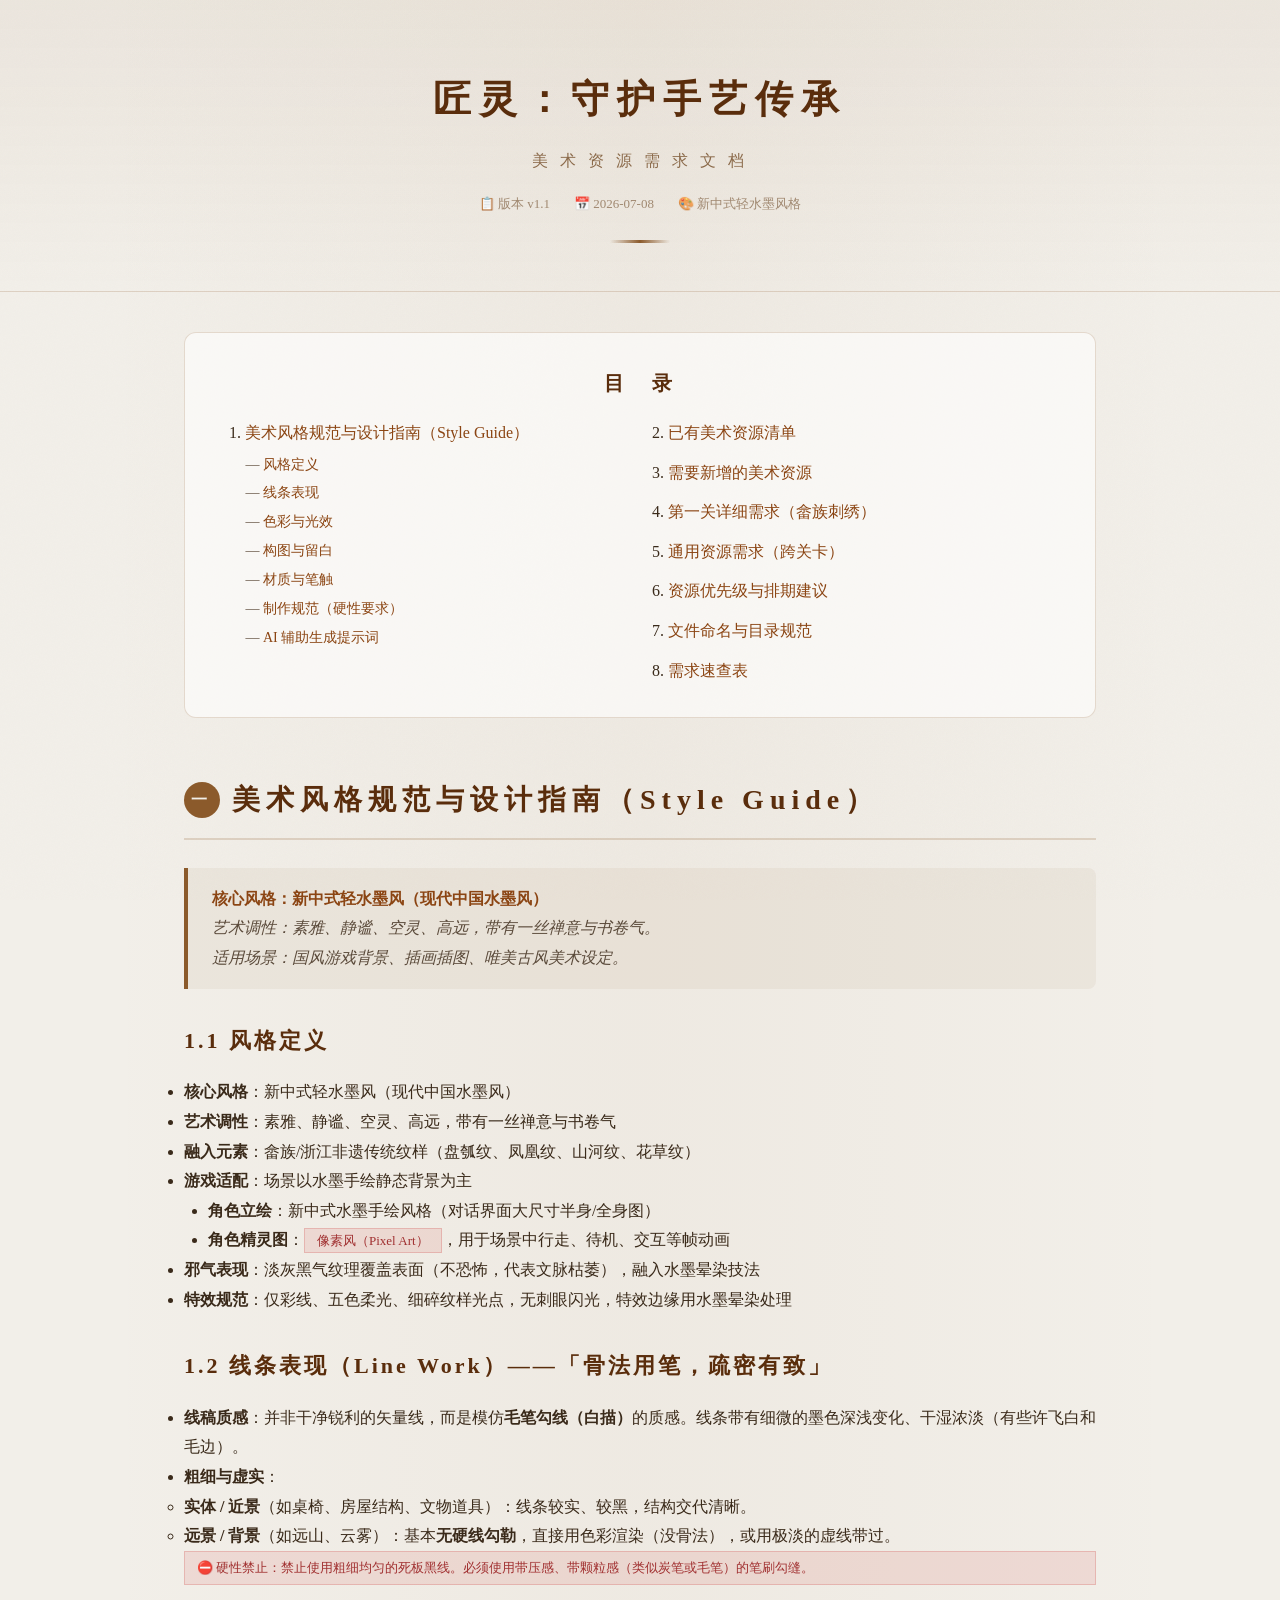
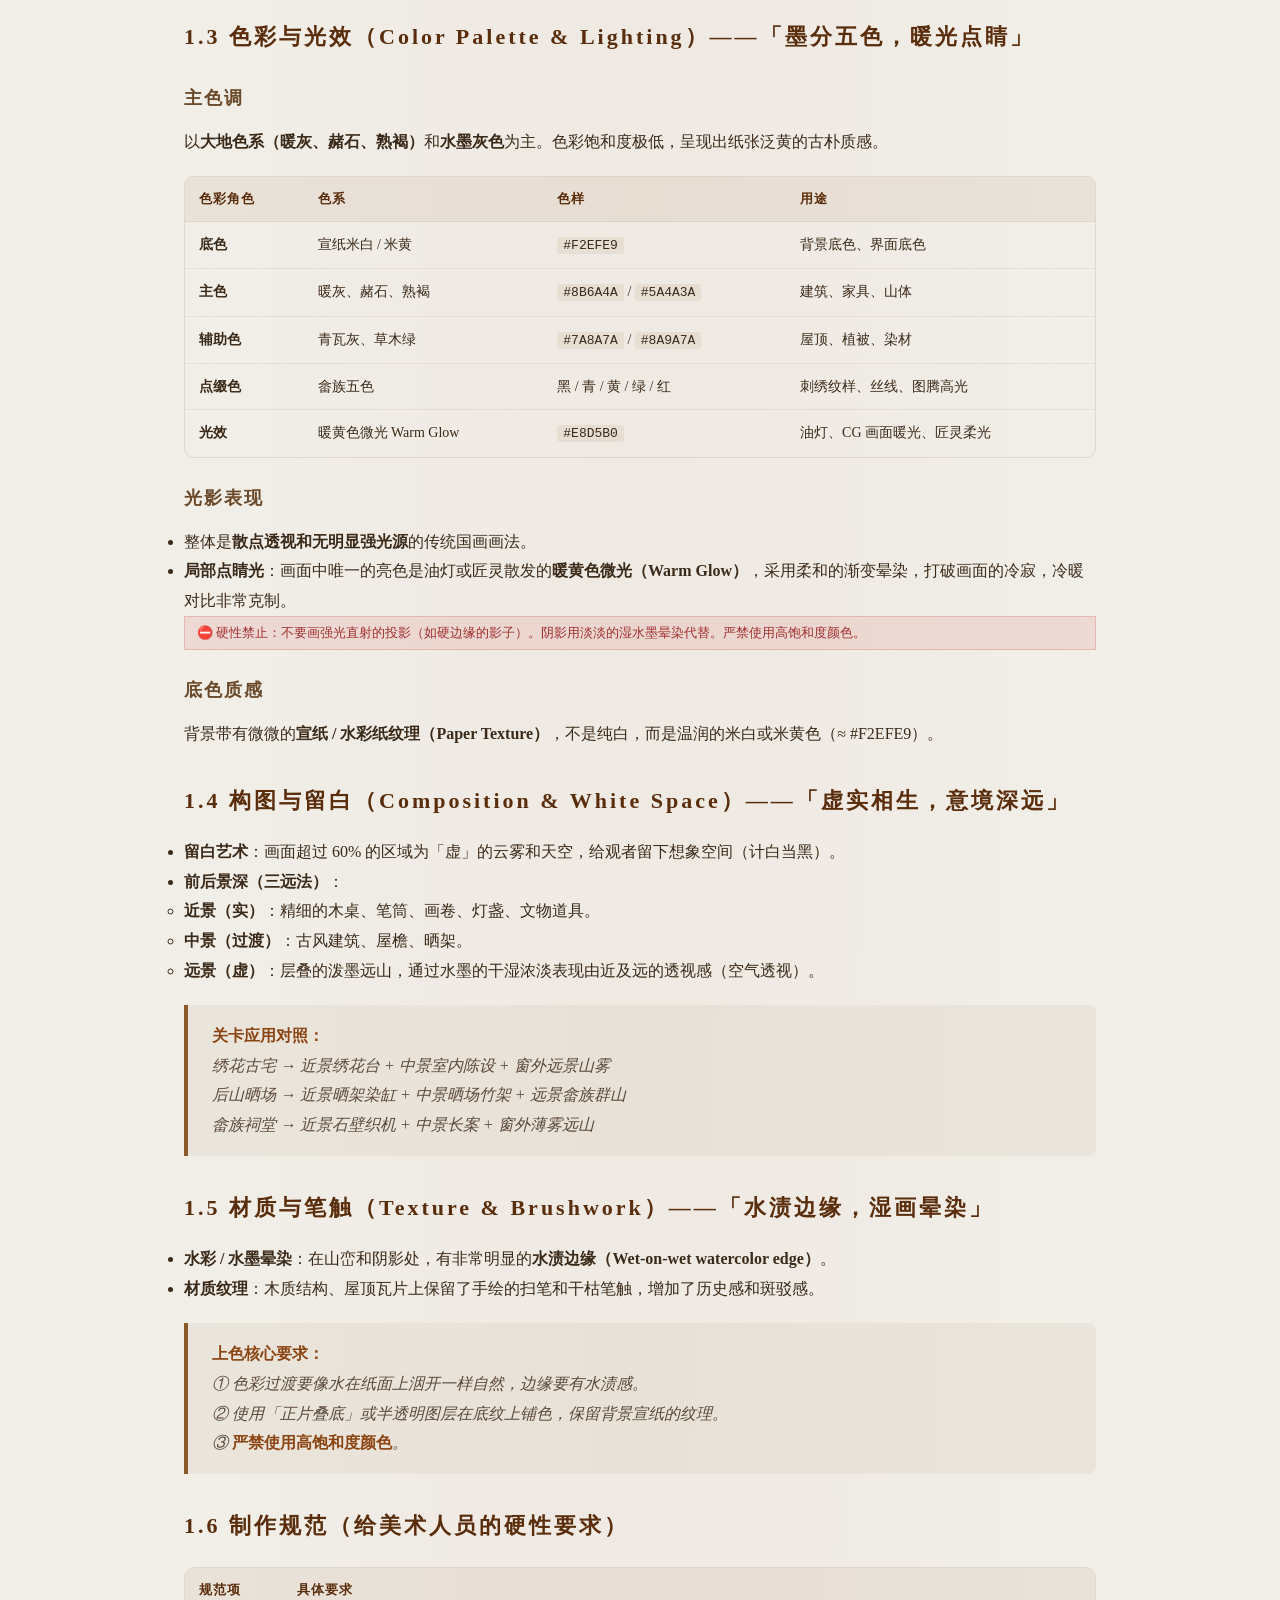
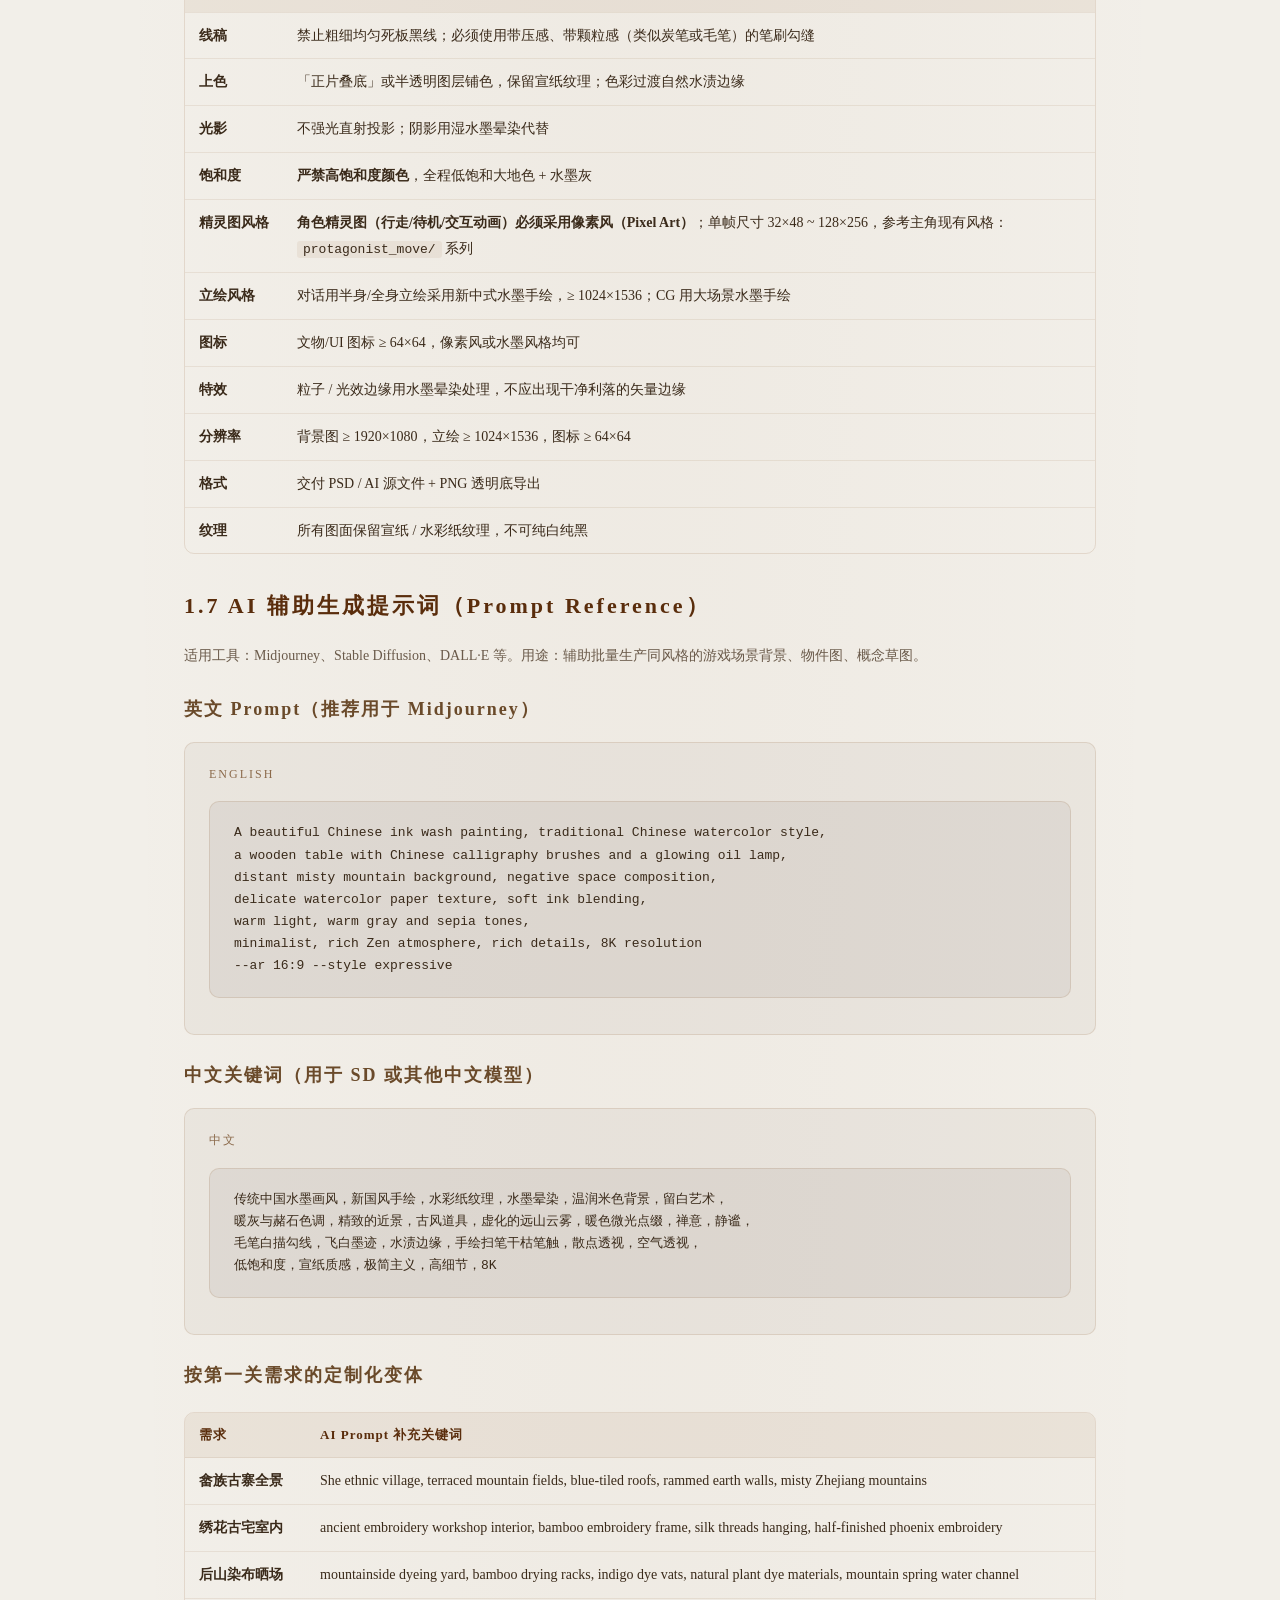
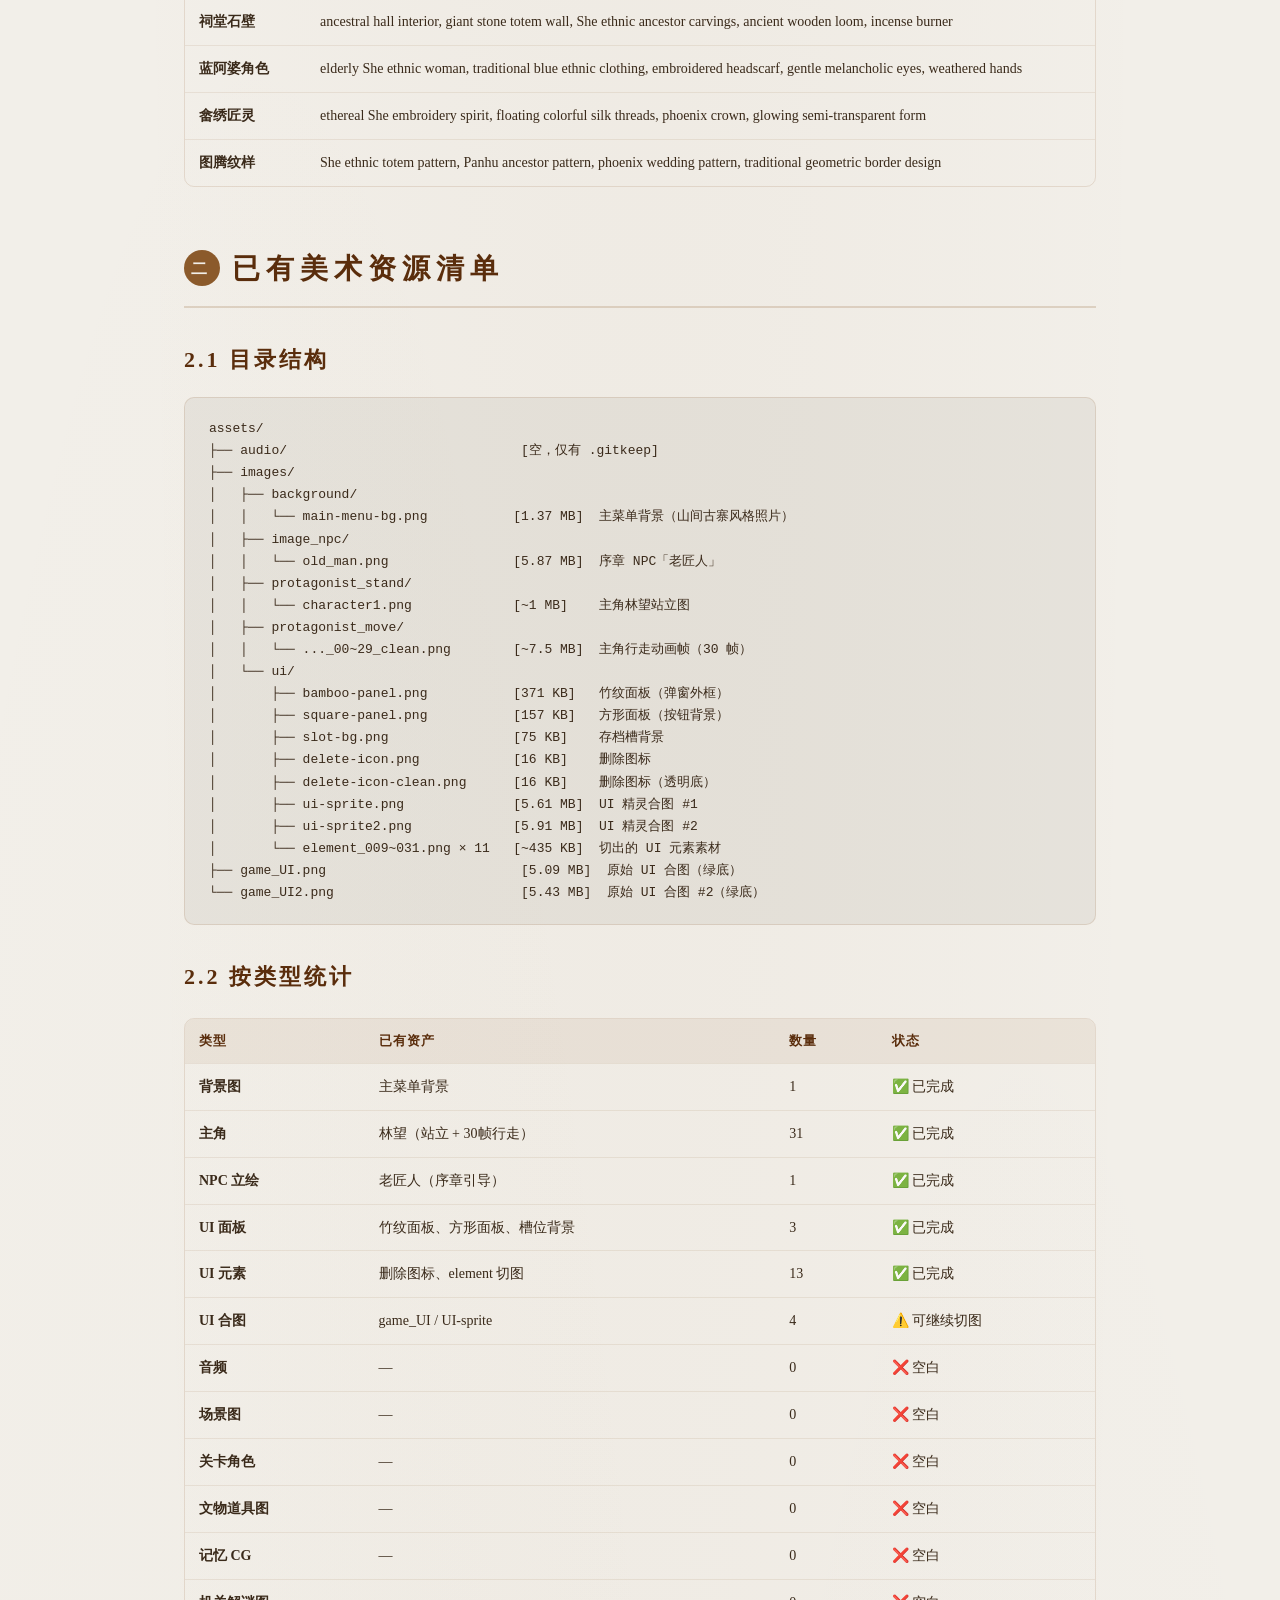
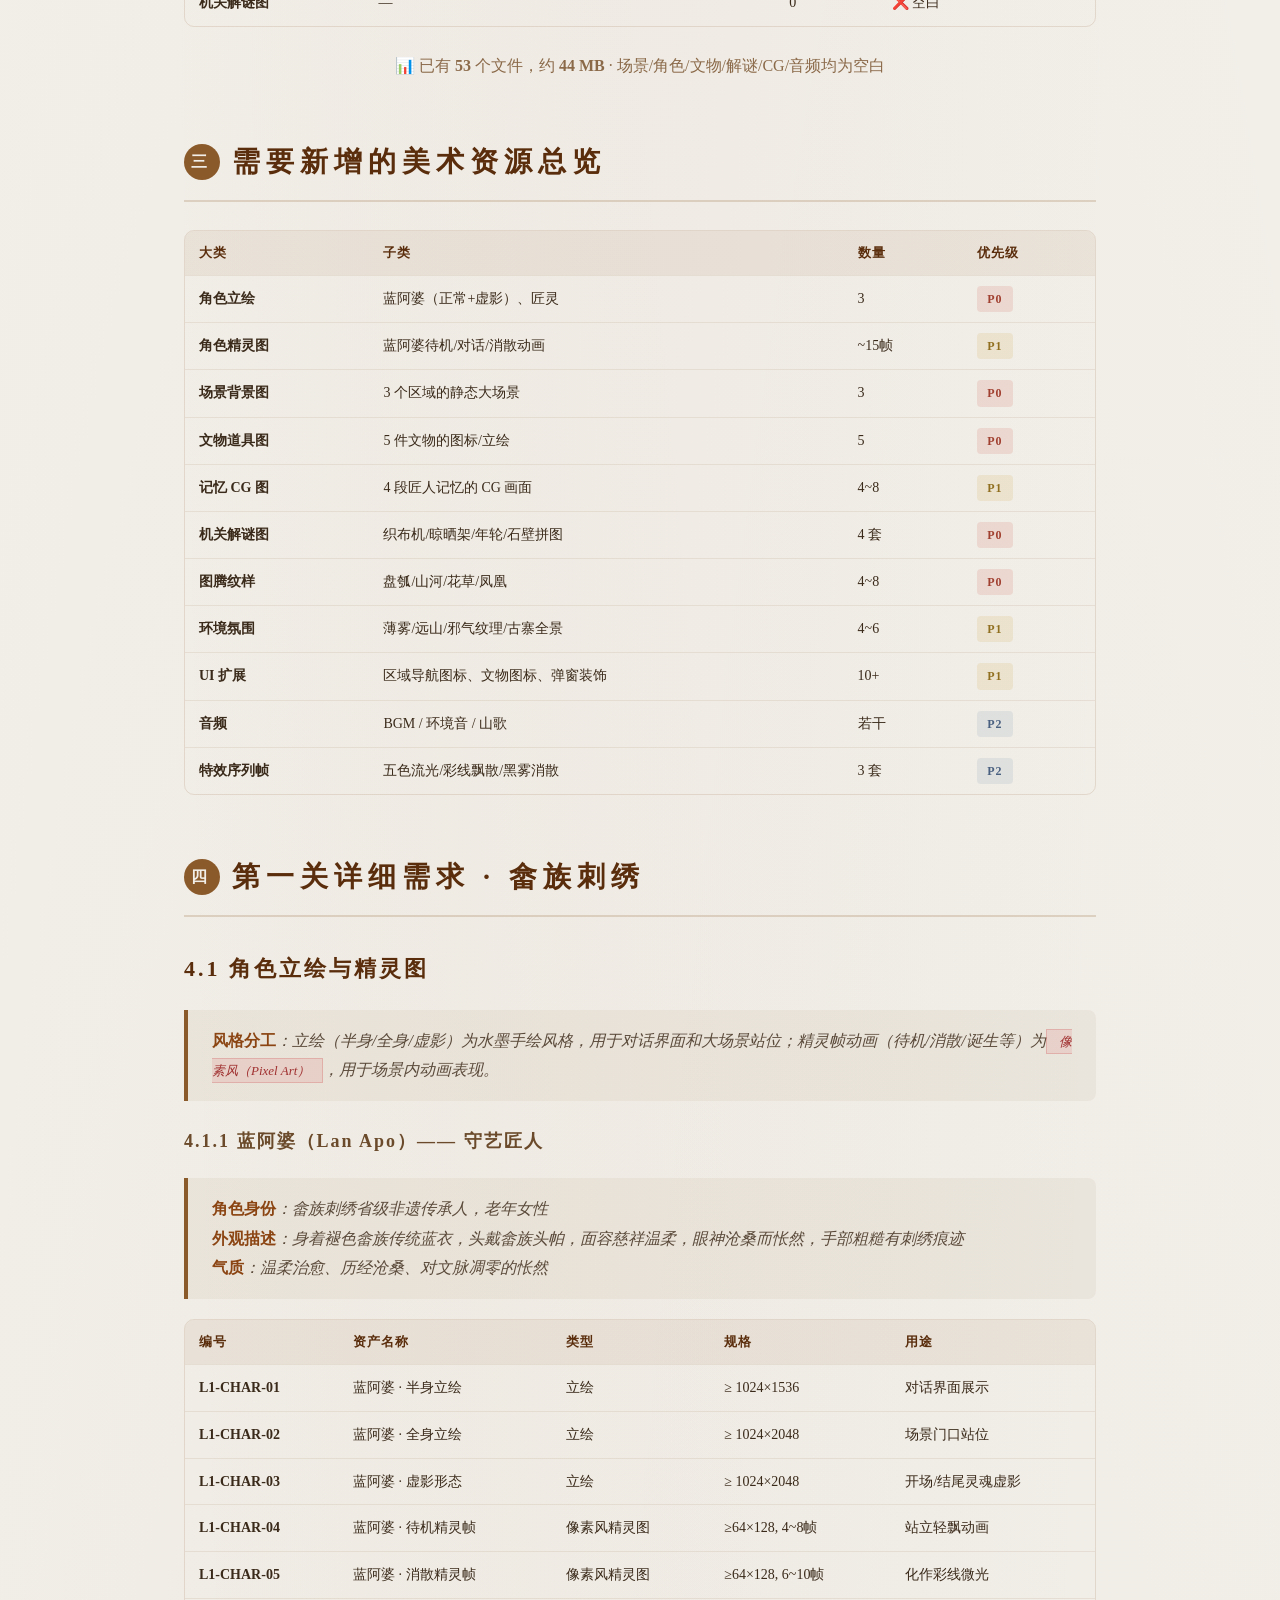
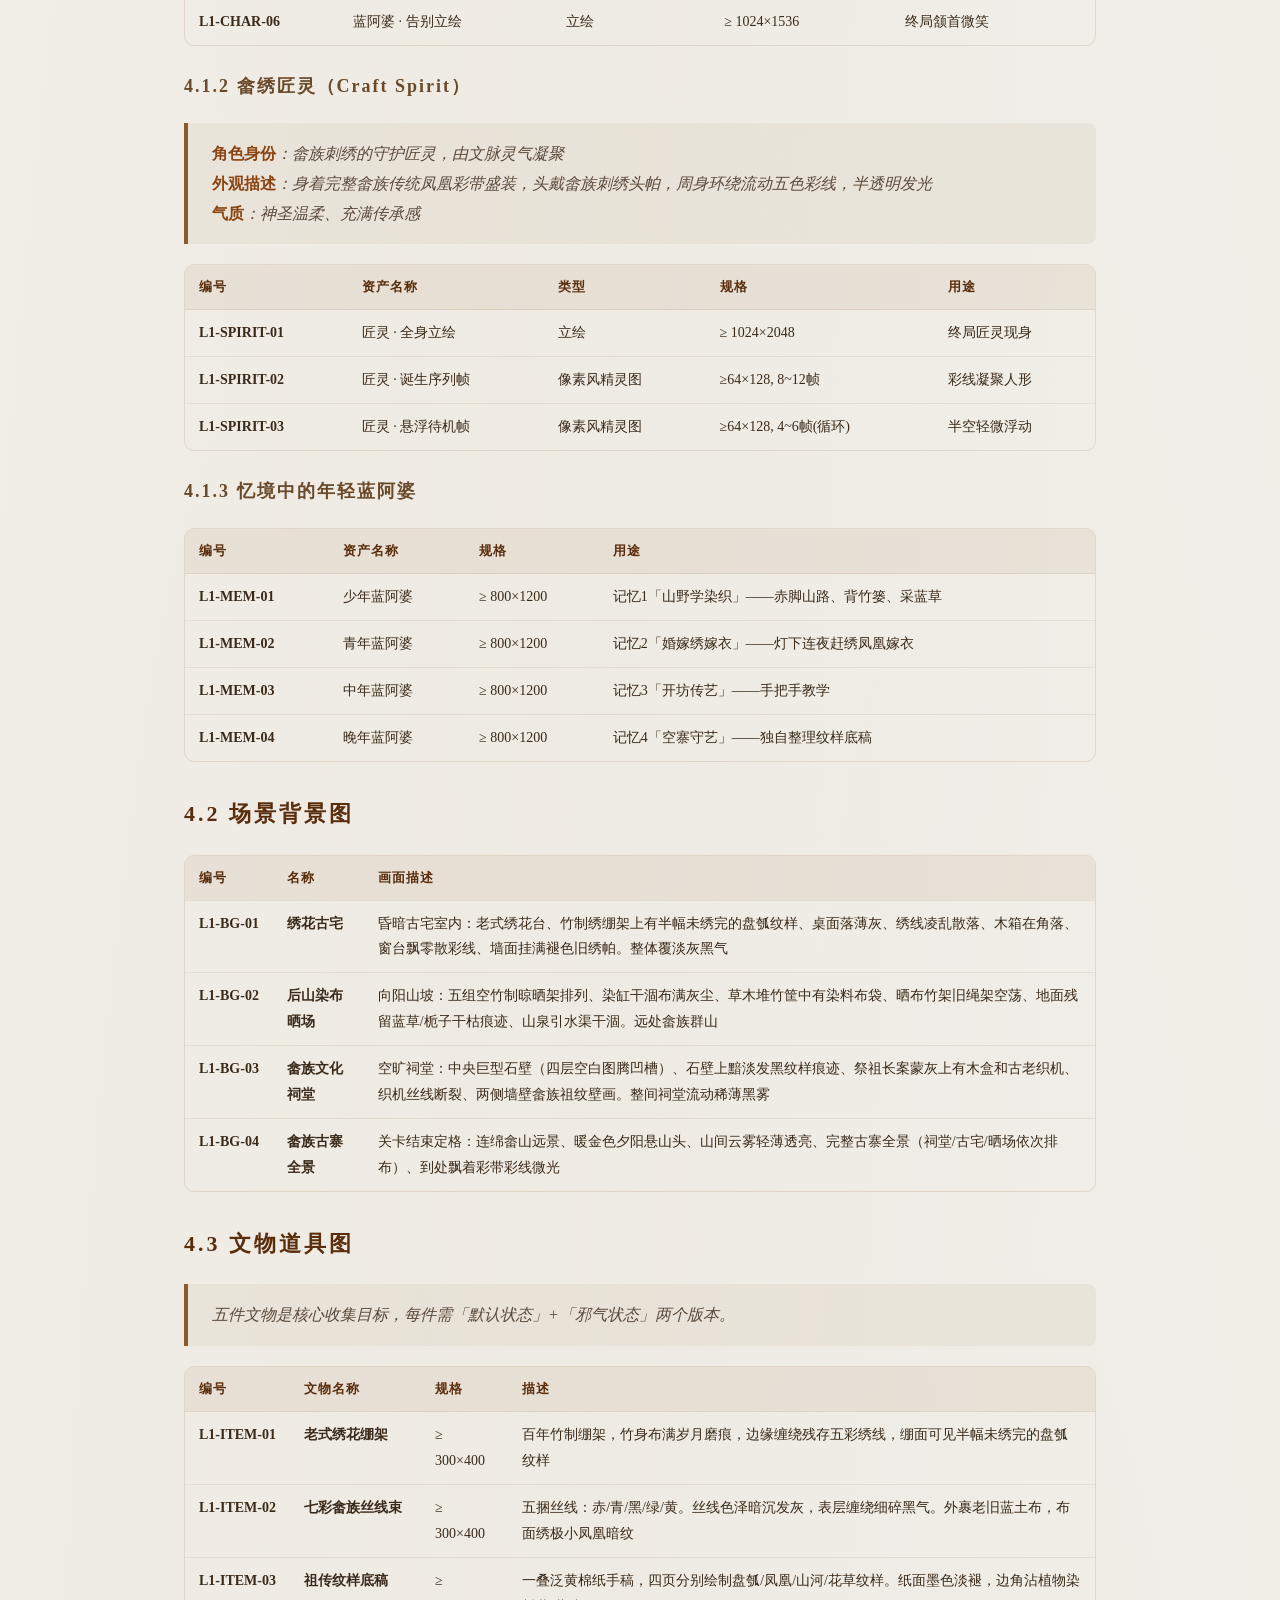
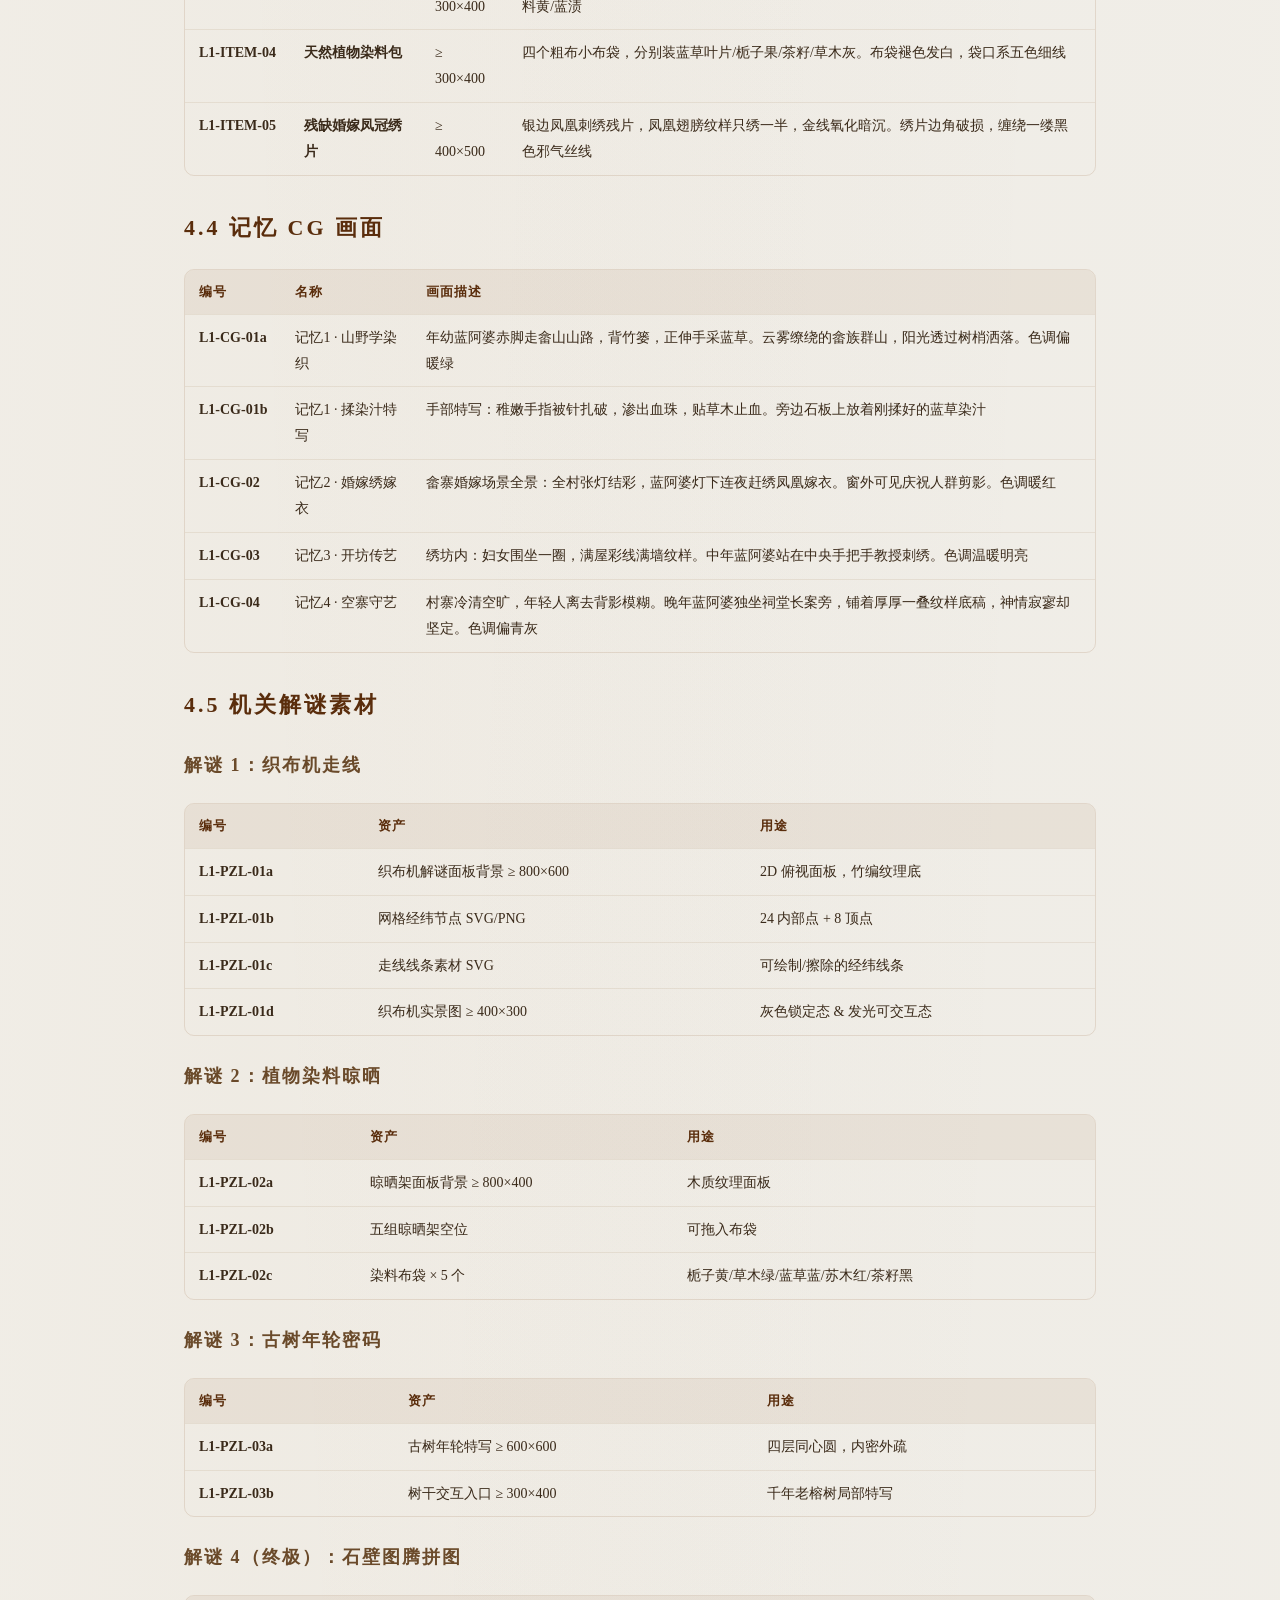
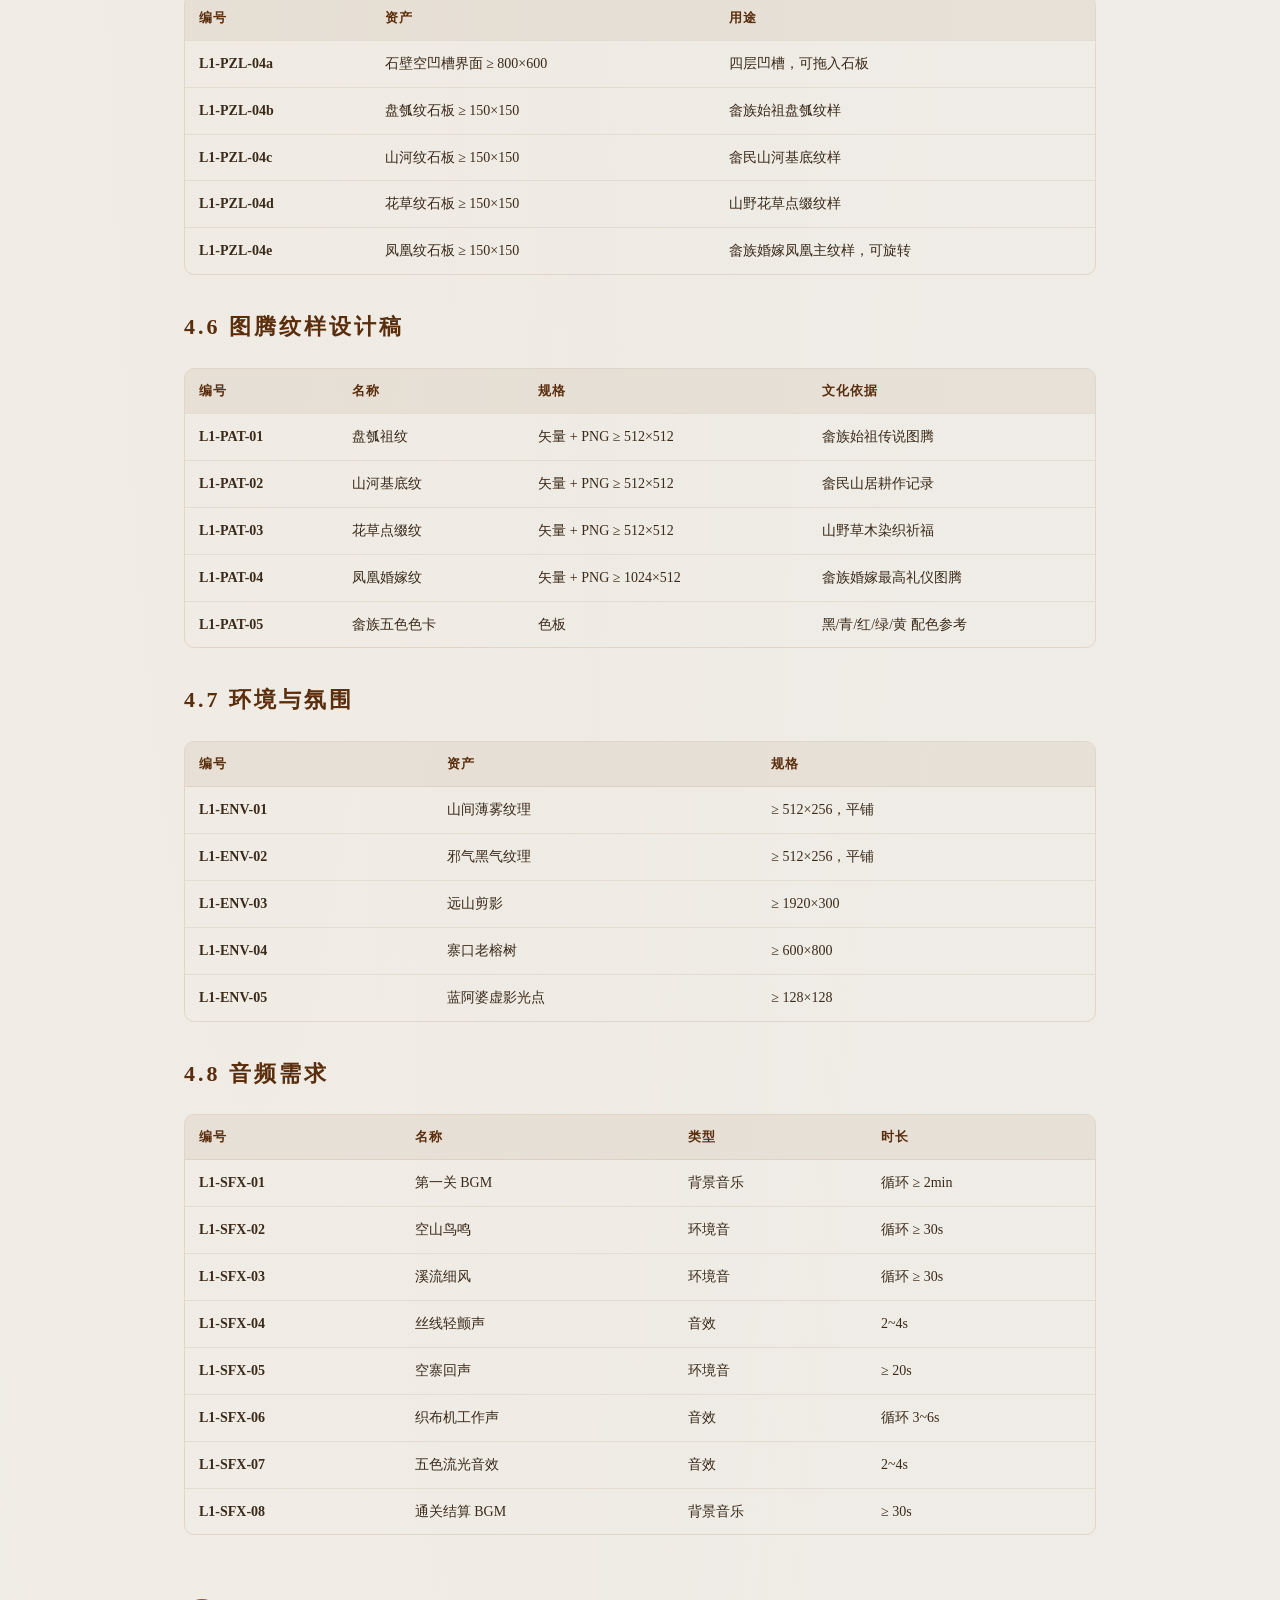
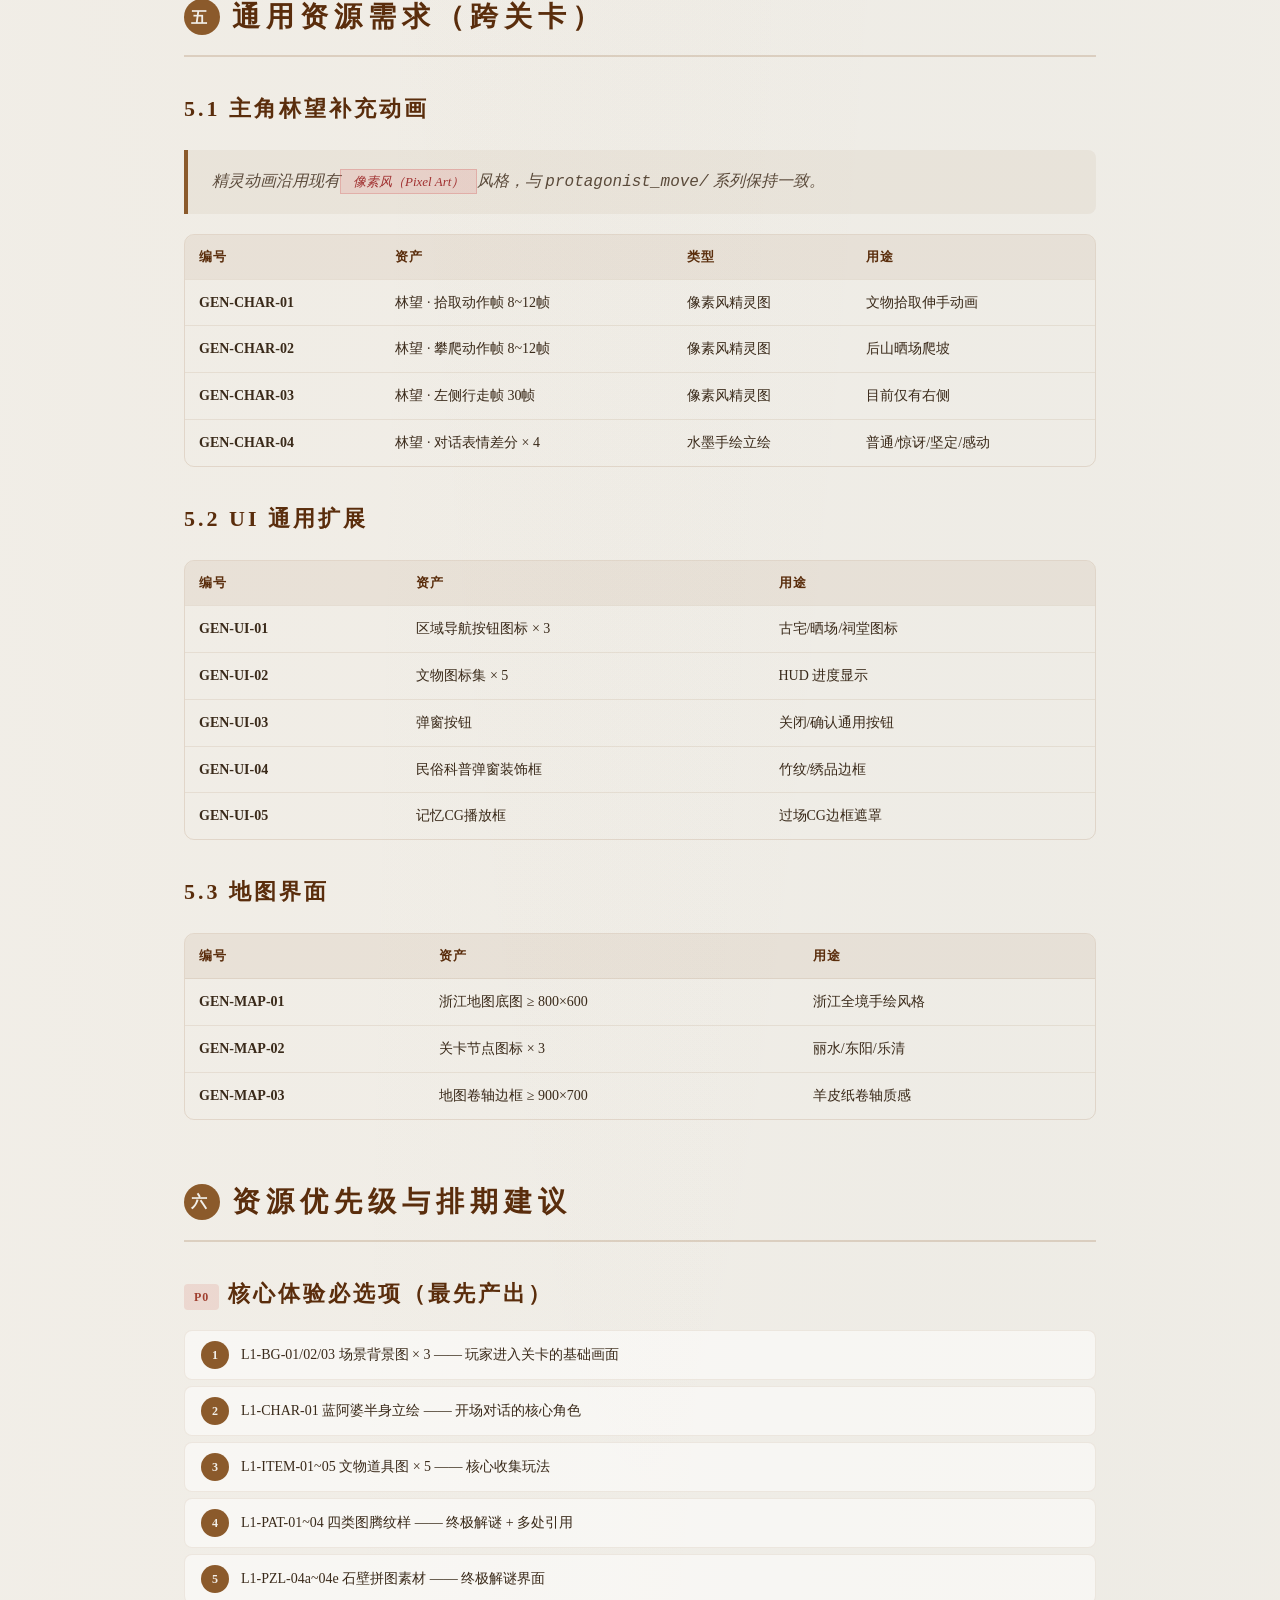
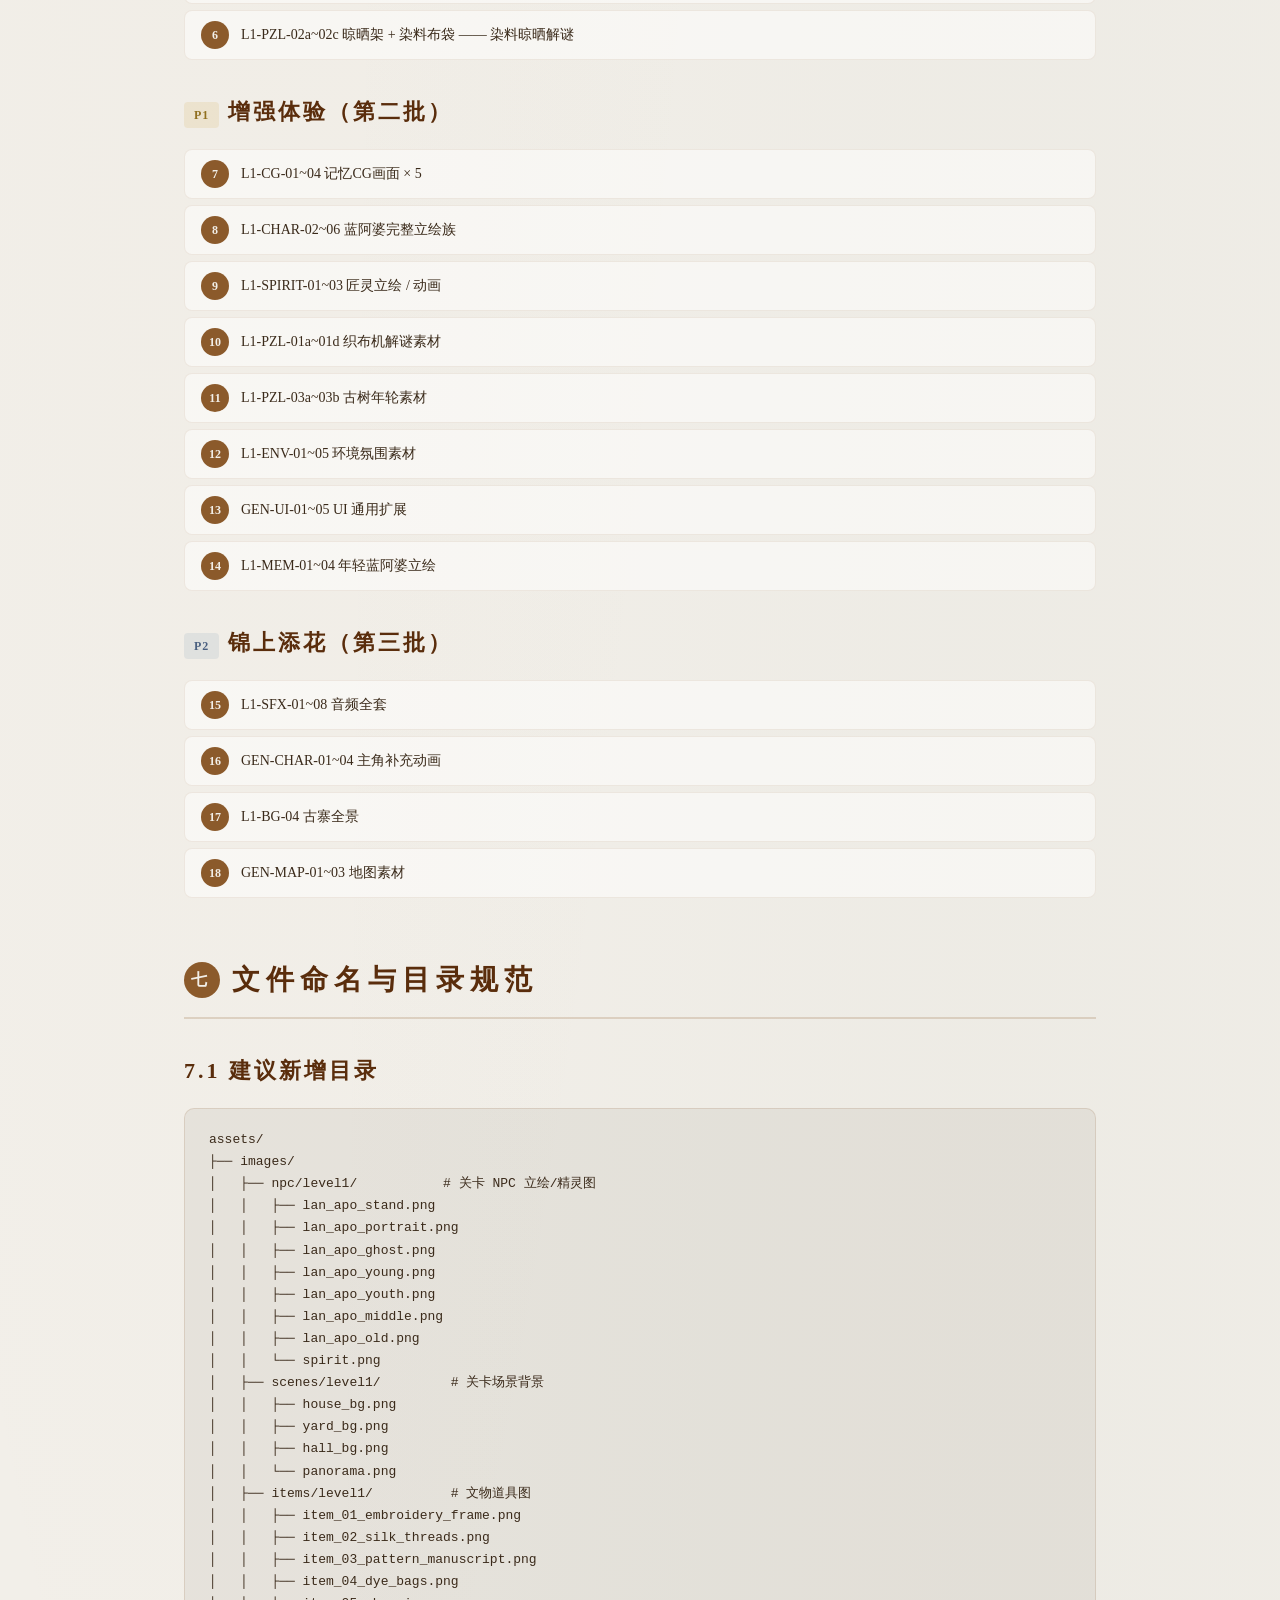
<file: 美术资源需求文档.html>
<!DOCTYPE html>
<html lang="zh-CN">
<head>
<meta charset="UTF-8">
<meta name="viewport" content="width=device-width, initial-scale=1.0">
<title>匠灵：守护手艺传承 · 美术资源需求文档 v1.1</title>
<style>
  /* ===== Reset & Base ===== */
  *,*::before,*::after{box-sizing:border-box;margin:0;padding:0}
  body{
    font-family:'Noto Serif SC','Source Han Serif SC','STSong','SimSun','Songti SC',Georgia,serif;
    background:#F2EFE9;
    background-image:
      radial-gradient(ellipse at 50% 0%, rgba(139,90,43,0.04) 0%, transparent 60%),
      radial-gradient(ellipse at 80% 100%, rgba(100,120,100,0.04) 0%, transparent 50%),
      radial-gradient(ellipse at 20% 60%, rgba(180,160,120,0.05) 0%, transparent 40%);
    color:#3a2a1a;
    line-height:1.85;
    font-size:16px;
    min-height:100vh;
  }

  /* ===== Paper Texture ===== */
  body::before{
    content:'';position:fixed;top:0;left:0;right:0;bottom:0;
    background-image:url("data:image/svg+xml,%3Csvg width='200' height='200' xmlns='http://www.w3.org/2000/svg'%3E%3Cfilter id='n'%3E%3CfeTurbulence type='fractalNoise' baseFrequency='0.9' numOctaves='4' stitchTiles='stitch'/%3E%3C/filter%3E%3Crect width='100%25' height='100%25' filter='url(%23n)' opacity='0.025'/%3E%3C/svg%3E");
    pointer-events:none;z-index:0;
  }

  /* ===== Container ===== */
  .wrapper{max-width:960px;margin:0 auto;padding:0 24px;position:relative;z-index:1}

  /* ===== Header ===== */
  header{
    text-align:center;padding:64px 24px 48px;
    background:linear-gradient(180deg, rgba(139,90,43,0.06) 0%, transparent 100%);
    border-bottom:1px solid rgba(139,90,43,0.15);
    position:relative;
  }
  header::after{
    content:'';display:block;width:60px;height:3px;
    background:linear-gradient(90deg,transparent,#8b5a2b,transparent);
    margin:24px auto 0;
  }
  header h1{font-size:38px;font-weight:700;letter-spacing:8px;color:#5a2d0c;margin-bottom:12px}
  header .subtitle{font-size:16px;color:#8b6a4a;letter-spacing:4px}
  header .meta{font-size:13px;color:#a08870;margin-top:16px;display:flex;justify-content:center;gap:24px;flex-wrap:wrap}
  header .meta span{display:flex;align-items:center;gap:4px}

  /* ===== Nav ===== */
  nav.toc{
    background:rgba(255,255,255,0.6);
    border:1px solid rgba(139,90,43,0.2);
    border-radius:12px;
    padding:32px 36px;
    margin:40px auto;
    position:relative;
    z-index:2;
  }
  nav.toc h2{font-size:20px;color:#5a2d0c;margin-bottom:16px;letter-spacing:4px;text-align:center}
  nav.toc ol{padding-left:24px;columns:2;column-gap:32px}
  nav.toc ol li{margin-bottom:10px;break-inside:avoid}
  nav.toc ol ul{padding-left:18px;margin-top:4px;list-style-type:'— '}
  nav.toc ol ul li{font-size:14px;margin-bottom:3px;color:#6a5a4a}
  nav.toc a{color:#8b4513;text-decoration:none;transition:color 0.2s}
  nav.toc a:hover{color:#c06014;text-decoration:underline}

  /* ===== Sections ===== */
  section{margin:56px 0}
  h2.section-title{
    font-size:28px;color:#5a2d0c;letter-spacing:6px;
    padding-bottom:12px;margin-bottom:28px;
    border-bottom:2px solid rgba(139,90,43,0.2);
    display:flex;align-items:center;gap:12px
  }
  h2.section-title .num{
    display:inline-flex;align-items:center;justify-content:center;
    width:36px;height:36px;border-radius:50%;
    background:#8b5a2b;color:#F2EFE9;
    font-size:16px;font-weight:700;flex-shrink:0
  }
  h3{font-size:22px;color:#5a2d0c;margin:32px 0 16px;letter-spacing:3px}
  h4{font-size:18px;color:#6a4a2a;margin:24px 0 12px;letter-spacing:2px}

  /* ===== Blockquote ===== */
  blockquote{
    margin:20px 0;padding:16px 24px;
    background:rgba(139,90,43,0.06);
    border-left:4px solid #8b5a2b;
    border-radius:0 8px 8px 0;
    color:#5a4a3a;font-style:italic;
  }
  blockquote strong{font-style:normal;color:#8b4513}

  /* ===== Tables ===== */
  .table-wrap{overflow-x:auto;margin:20px 0;border-radius:10px;border:1px solid rgba(139,90,43,0.15)}
  table{width:100%;border-collapse:collapse;font-size:14px}
  th,td{padding:10px 14px;text-align:left;border-bottom:1px solid rgba(139,90,43,0.1);vertical-align:top}
  th{background:rgba(139,90,43,0.08);color:#5a2d0c;font-weight:700;font-size:13px;letter-spacing:1px;white-space:nowrap}
  tr:last-child td{border-bottom:none}
  tr:hover td{background:rgba(139,90,43,0.03)}
  td:first-child{font-weight:600;white-space:nowrap}
  td code{background:rgba(139,90,43,0.08);padding:1px 6px;border-radius:3px;font-size:13px}

  /* ===== Code / Pre ===== */
  pre{
    background:rgba(60,40,20,0.06);
    border:1px solid rgba(139,90,43,0.15);
    border-radius:10px;
    padding:20px 24px;
    margin:16px 0;
    overflow-x:auto;
    font-size:13px;line-height:1.7;
    font-family:'Cascadia Code','Fira Code','Consolas',monospace;
  }

  /* ===== Tags / Badges ===== */
  .badge{display:inline-block;padding:2px 10px;border-radius:4px;font-size:12px;font-weight:700;letter-spacing:1px}
  .badge-p0{background:rgba(200,60,40,0.12);color:#a04030}
  .badge-p1{background:rgba(200,150,30,0.12);color:#907020}
  .badge-p2{background:rgba(100,130,160,0.12);color:#4a6080}
  .badge-warn{background:rgba(200,40,40,0.1);color:#a03030;font-size:13px;padding:4px 12px;border:1px solid rgba(200,40,40,0.2)}
  .badge-info{background:rgba(40,100,160,0.08);color:#406080;font-size:12px;padding:2px 8px;margin-left:6px}

  /* ===== Color Swatches ===== */
  .color-samples{display:flex;flex-wrap:wrap;gap:16px;margin:16px 0}
  .color-swatch{display:flex;align-items:center;gap:10px}
  .color-swatch .dot{width:36px;height:36px;border-radius:8px;border:1px solid rgba(0,0,0,0.1);flex-shrink:0}
  .color-swatch .info{font-size:13px;color:#6a5a4a}
  .color-swatch .info strong{display:block;color:#3a2a1a;font-size:14px}

  /* ===== Prompt Box ===== */
  .prompt-box{
    background:rgba(60,40,20,0.04);border:1px solid rgba(139,90,43,0.15);
    border-radius:10px;padding:20px 24px;margin:16px 0
  }
  .prompt-box .lang{font-size:12px;color:#8b6a4a;text-transform:uppercase;letter-spacing:2px;margin-bottom:8px}

  /* ===== Priority list ===== */
  .priority-list{list-style:none;padding:0}
  .priority-list li{
    padding:10px 16px;margin:6px 0;
    background:rgba(255,255,255,0.5);
    border:1px solid rgba(139,90,43,0.1);
    border-radius:8px;
    display:flex;align-items:center;gap:12px;
    font-size:14px
  }
  .priority-list li .seq{width:28px;height:28px;border-radius:50%;background:#8b5a2b;color:#F2EFE9;display:flex;align-items:center;justify-content:center;font-size:12px;font-weight:700;flex-shrink:0}

  /* ===== Summary Cards ===== */
  .summary-cards{display:grid;grid-template-columns:repeat(auto-fill,minmax(200px,1fr));gap:16px;margin:20px 0}
  .summary-card{background:rgba(255,255,255,0.6);border:1px solid rgba(139,90,43,0.15);border-radius:10px;padding:20px;text-align:center}
  .summary-card .num{font-size:36px;font-weight:700;color:#8b5a2b;line-height:1.1}
  .summary-card .label{font-size:13px;color:#6a5a4a;margin-top:6px}

  /* ===== Footer ===== */
  footer{
    text-align:center;padding:40px 24px 56px;
    color:#a08870;font-size:13px;
    border-top:1px solid rgba(139,90,43,0.1);margin-top:64px
  }
  footer p{margin:4px 0}

  /* ===== Responsive ===== */
  @media(max-width:768px){
    header h1{font-size:28px;letter-spacing:4px}
    nav.toc ol{columns:1}
    h2.section-title{font-size:22px}
    table{font-size:12px}
    th,td{padding:8px 10px}
    .summary-cards{grid-template-columns:repeat(2,1fr)}
  }

  /* ===== Print ===== */
  @media print{
    body{background:#fff;font-size:12px;line-height:1.5}
    nav.toc{break-after:page}
    section{break-inside:avoid}
    header{padding:24px}
    .table-wrap{border:none}
  }
</style>
</head>
<body>

<header>
  <h1>匠灵：守护手艺传承</h1>
  <p class="subtitle">美 术 资 源 需 求 文 档</p>
  <div class="meta">
    <span>📋 版本 v1.1</span>
    <span>📅 2026-07-08</span>
    <span>🎨 新中式轻水墨风格</span>
  </div>
</header>

<div class="wrapper">

<!-- ==================== 目录 ==================== -->
<nav class="toc">
  <h2>目　录</h2>
  <ol>
    <li><a href="#s1">美术风格规范与设计指南（Style Guide）</a>
      <ul>
        <li><a href="#s1-1">风格定义</a></li>
        <li><a href="#s1-2">线条表现</a></li>
        <li><a href="#s1-3">色彩与光效</a></li>
        <li><a href="#s1-4">构图与留白</a></li>
        <li><a href="#s1-5">材质与笔触</a></li>
        <li><a href="#s1-6">制作规范（硬性要求）</a></li>
        <li><a href="#s1-7">AI 辅助生成提示词</a></li>
      </ul>
    </li>
    <li><a href="#s2">已有美术资源清单</a></li>
    <li><a href="#s3">需要新增的美术资源</a></li>
    <li><a href="#s4">第一关详细需求（畲族刺绣）</a></li>
    <li><a href="#s5">通用资源需求（跨关卡）</a></li>
    <li><a href="#s6">资源优先级与排期建议</a></li>
    <li><a href="#s7">文件命名与目录规范</a></li>
    <li><a href="#s8">需求速查表</a></li>
  </ol>
</nav>

<!-- ==================== 第一章：风格规范 ==================== -->
<section id="s1">
  <h2 class="section-title"><span class="num">一</span>美术风格规范与设计指南（Style Guide）</h2>

  <blockquote>
    <strong>核心风格：新中式轻水墨风（现代中国水墨风）</strong><br>
    艺术调性：素雅、静谧、空灵、高远，带有一丝禅意与书卷气。<br>
    适用场景：国风游戏背景、插画插图、唯美古风美术设定。
  </blockquote>

  <h3 id="s1-1">1.1 风格定义</h3>
  <ul>
    <li><strong>核心风格</strong>：新中式轻水墨风（现代中国水墨风）</li>
    <li><strong>艺术调性</strong>：素雅、静谧、空灵、高远，带有一丝禅意与书卷气</li>
    <li><strong>融入元素</strong>：畲族/浙江非遗传统纹样（盘瓠纹、凤凰纹、山河纹、花草纹）</li>
    <li><strong>游戏适配</strong>：场景以水墨手绘静态背景为主</li>
    <li style="margin-left:24px"><strong>角色立绘</strong>：新中式水墨手绘风格（对话界面大尺寸半身/全身图）</li>
    <li style="margin-left:24px"><strong>角色精灵图</strong>：<span class="badge-warn">像素风（Pixel Art）</span>，用于场景中行走、待机、交互等帧动画</li>
    <li><strong>邪气表现</strong>：淡灰黑气纹理覆盖表面（不恐怖，代表文脉枯萎），融入水墨晕染技法</li>
    <li><strong>特效规范</strong>：仅彩线、五色柔光、细碎纹样光点，无刺眼闪光，特效边缘用水墨晕染处理</li>
  </ul>

  <h3 id="s1-2">1.2 线条表现（Line Work）——「骨法用笔，疏密有致」</h3>
  <ul>
    <li><strong>线稿质感</strong>：并非干净锐利的矢量线，而是模仿<strong>毛笔勾线（白描）</strong>的质感。线条带有细微的墨色深浅变化、干湿浓淡（有些许飞白和毛边）。</li>
    <li><strong>粗细与虚实</strong>：
      <ul>
        <li><strong>实体 / 近景</strong>（如桌椅、房屋结构、文物道具）：线条较实、较黑，结构交代清晰。</li>
        <li><strong>远景 / 背景</strong>（如远山、云雾）：基本<strong>无硬线勾勒</strong>，直接用色彩渲染（没骨法），或用极淡的虚线带过。</li>
      </ul>
    </li>
  </ul>
  <p class="badge-warn">⛔ 硬性禁止：禁止使用粗细均匀的死板黑线。必须使用带压感、带颗粒感（类似炭笔或毛笔）的笔刷勾缝。</p>

  <h3 id="s1-3">1.3 色彩与光效（Color Palette & Lighting）——「墨分五色，暖光点睛」</h3>

  <h4>主色调</h4>
  <p>以<strong>大地色系（暖灰、赭石、熟褐）</strong>和<strong>水墨灰色</strong>为主。色彩饱和度极低，呈现出纸张泛黄的古朴质感。</p>

  <div class="table-wrap">
  <table>
    <tr><th>色彩角色</th><th>色系</th><th>色样</th><th>用途</th></tr>
    <tr><td>底色</td><td>宣纸米白 / 米黄</td><td><code>#F2EFE9</code></td><td>背景底色、界面底色</td></tr>
    <tr><td>主色</td><td>暖灰、赭石、熟褐</td><td><code>#8B6A4A</code> / <code>#5A4A3A</code></td><td>建筑、家具、山体</td></tr>
    <tr><td>辅助色</td><td>青瓦灰、草木绿</td><td><code>#7A8A7A</code> / <code>#8A9A7A</code></td><td>屋顶、植被、染材</td></tr>
    <tr><td>点缀色</td><td>畲族五色</td><td>黑 / 青 / 黄 / 绿 / 红</td><td>刺绣纹样、丝线、图腾高光</td></tr>
    <tr><td>光效</td><td>暖黄色微光 Warm Glow</td><td><code>#E8D5B0</code></td><td>油灯、CG 画面暖光、匠灵柔光</td></tr>
  </table>
  </div>

  <h4>光影表现</h4>
  <ul>
    <li>整体是<strong>散点透视和无明显强光源</strong>的传统国画画法。</li>
    <li><strong>局部点睛光</strong>：画面中唯一的亮色是油灯或匠灵散发的<strong>暖黄色微光（Warm Glow）</strong>，采用柔和的渐变晕染，打破画面的冷寂，冷暖对比非常克制。</li>
  </ul>
  <p class="badge-warn">⛔ 硬性禁止：不要画强光直射的投影（如硬边缘的影子）。阴影用淡淡的湿水墨晕染代替。严禁使用高饱和度颜色。</p>

  <h4>底色质感</h4>
  <p>背景带有微微的<strong>宣纸 / 水彩纸纹理（Paper Texture）</strong>，不是纯白，而是温润的米白或米黄色（≈ #F2EFE9）。</p>

  <h3 id="s1-4">1.4 构图与留白（Composition & White Space）——「虚实相生，意境深远」</h3>
  <ul>
    <li><strong>留白艺术</strong>：画面超过 60% 的区域为「虚」的云雾和天空，给观者留下想象空间（计白当黑）。</li>
    <li><strong>前后景深（三远法）</strong>：
      <ul>
        <li><strong>近景（实）</strong>：精细的木桌、笔筒、画卷、灯盏、文物道具。</li>
        <li><strong>中景（过渡）</strong>：古风建筑、屋檐、晒架。</li>
        <li><strong>远景（虚）</strong>：层叠的泼墨远山，通过水墨的干湿浓淡表现由近及远的透视感（空气透视）。</li>
      </ul>
    </li>
  </ul>
  <blockquote>
    <strong>关卡应用对照：</strong><br>
    绣花古宅 → 近景绣花台 + 中景室内陈设 + 窗外远景山雾<br>
    后山晒场 → 近景晒架染缸 + 中景晒场竹架 + 远景畲族群山<br>
    畲族祠堂 → 近景石壁织机 + 中景长案 + 窗外薄雾远山
  </blockquote>

  <h3 id="s1-5">1.5 材质与笔触（Texture & Brushwork）——「水渍边缘，湿画晕染」</h3>
  <ul>
    <li><strong>水彩 / 水墨晕染</strong>：在山峦和阴影处，有非常明显的<strong>水渍边缘（Wet-on-wet watercolor edge）</strong>。</li>
    <li><strong>材质纹理</strong>：木质结构、屋顶瓦片上保留了手绘的扫笔和干枯笔触，增加了历史感和斑驳感。</li>
  </ul>
  <blockquote>
    <strong>上色核心要求：</strong><br>
    ① 色彩过渡要像水在纸面上洇开一样自然，边缘要有水渍感。<br>
    ② 使用「正片叠底」或半透明图层在底纹上铺色，保留背景宣纸的纹理。<br>
    ③ <strong>严禁使用高饱和度颜色</strong>。
  </blockquote>

  <h3 id="s1-6">1.6 制作规范（给美术人员的硬性要求）</h3>
  <div class="table-wrap">
  <table>
    <tr><th>规范项</th><th>具体要求</th></tr>
    <tr><td>线稿</td><td>禁止粗细均匀死板黑线；必须使用带压感、带颗粒感（类似炭笔或毛笔）的笔刷勾缝</td></tr>
    <tr><td>上色</td><td>「正片叠底」或半透明图层铺色，保留宣纸纹理；色彩过渡自然水渍边缘</td></tr>
    <tr><td>光影</td><td>不强光直射投影；阴影用湿水墨晕染代替</td></tr>
    <tr><td>饱和度</td><td><strong>严禁高饱和度颜色</strong>，全程低饱和大地色 + 水墨灰</td></tr>
    <tr><td>精灵图风格</td><td><strong>角色精灵图（行走/待机/交互动画）必须采用像素风（Pixel Art）</strong>；单帧尺寸 32×48 ~ 128×256，参考主角现有风格：<code>protagonist_move/</code> 系列</td></tr>
    <tr><td>立绘风格</td><td>对话用半身/全身立绘采用新中式水墨手绘，≥ 1024×1536；CG 用大场景水墨手绘</td></tr>
    <tr><td>图标</td><td>文物/UI 图标 ≥ 64×64，像素风或水墨风格均可</td></tr>
    <tr><td>特效</td><td>粒子 / 光效边缘用水墨晕染处理，不应出现干净利落的矢量边缘</td></tr>
    <tr><td>分辨率</td><td>背景图 ≥ 1920×1080，立绘 ≥ 1024×1536，图标 ≥ 64×64</td></tr>
    <tr><td>格式</td><td>交付 PSD / AI 源文件 + PNG 透明底导出</td></tr>
    <tr><td>纹理</td><td>所有图面保留宣纸 / 水彩纸纹理，不可纯白纯黑</td></tr>
  </table>
  </div>

  <h3 id="s1-7">1.7 AI 辅助生成提示词（Prompt Reference）</h3>
  <p style="color:#6a5a4a;font-size:14px">适用工具：Midjourney、Stable Diffusion、DALL·E 等。用途：辅助批量生产同风格的游戏场景背景、物件图、概念草图。</p>

  <h4>英文 Prompt（推荐用于 Midjourney）</h4>
  <div class="prompt-box">
    <div class="lang">English</div>
    <pre>A beautiful Chinese ink wash painting, traditional Chinese watercolor style,
a wooden table with Chinese calligraphy brushes and a glowing oil lamp,
distant misty mountain background, negative space composition,
delicate watercolor paper texture, soft ink blending,
warm light, warm gray and sepia tones,
minimalist, rich Zen atmosphere, rich details, 8K resolution
--ar 16:9 --style expressive</pre>
  </div>

  <h4>中文关键词（用于 SD 或其他中文模型）</h4>
  <div class="prompt-box">
    <div class="lang">中文</div>
    <pre>传统中国水墨画风，新国风手绘，水彩纸纹理，水墨晕染，温润米色背景，留白艺术，
暖灰与赭石色调，精致的近景，古风道具，虚化的远山云雾，暖色微光点缀，禅意，静谧，
毛笔白描勾线，飞白墨迹，水渍边缘，手绘扫笔干枯笔触，散点透视，空气透视，
低饱和度，宣纸质感，极简主义，高细节，8K</pre>
  </div>

  <h4>按第一关需求的定制化变体</h4>
  <div class="table-wrap">
  <table>
    <tr><th>需求</th><th>AI Prompt 补充关键词</th></tr>
    <tr><td>畲族古寨全景</td><td>She ethnic village, terraced mountain fields, blue-tiled roofs, rammed earth walls, misty Zhejiang mountains</td></tr>
    <tr><td>绣花古宅室内</td><td>ancient embroidery workshop interior, bamboo embroidery frame, silk threads hanging, half-finished phoenix embroidery</td></tr>
    <tr><td>后山染布晒场</td><td>mountainside dyeing yard, bamboo drying racks, indigo dye vats, natural plant dye materials, mountain spring water channel</td></tr>
    <tr><td>祠堂石壁</td><td>ancestral hall interior, giant stone totem wall, She ethnic ancestor carvings, ancient wooden loom, incense burner</td></tr>
    <tr><td>蓝阿婆角色</td><td>elderly She ethnic woman, traditional blue ethnic clothing, embroidered headscarf, gentle melancholic eyes, weathered hands</td></tr>
    <tr><td>畲绣匠灵</td><td>ethereal She embroidery spirit, floating colorful silk threads, phoenix crown, glowing semi-transparent form</td></tr>
    <tr><td>图腾纹样</td><td>She ethnic totem pattern, Panhu ancestor pattern, phoenix wedding pattern, traditional geometric border design</td></tr>
  </table>
  </div>
</section>

<!-- ==================== 第二章：已有资源 ==================== -->
<section id="s2">
  <h2 class="section-title"><span class="num">二</span>已有美术资源清单</h2>

  <h3>2.1 目录结构</h3>
  <pre>assets/
├── audio/                              [空，仅有 .gitkeep]
├── images/
│   ├── background/
│   │   └── main-menu-bg.png           [1.37 MB]  主菜单背景（山间古寨风格照片）
│   ├── image_npc/
│   │   └── old_man.png                [5.87 MB]  序章 NPC「老匠人」
│   ├── protagonist_stand/
│   │   └── character1.png             [~1 MB]    主角林望站立图
│   ├── protagonist_move/
│   │   └── ..._00~29_clean.png        [~7.5 MB]  主角行走动画帧（30 帧）
│   └── ui/
│       ├── bamboo-panel.png           [371 KB]   竹纹面板（弹窗外框）
│       ├── square-panel.png           [157 KB]   方形面板（按钮背景）
│       ├── slot-bg.png                [75 KB]    存档槽背景
│       ├── delete-icon.png            [16 KB]    删除图标
│       ├── delete-icon-clean.png      [16 KB]    删除图标（透明底）
│       ├── ui-sprite.png              [5.61 MB]  UI 精灵合图 #1
│       ├── ui-sprite2.png             [5.91 MB]  UI 精灵合图 #2
│       └── element_009~031.png × 11   [~435 KB]  切出的 UI 元素素材
├── game_UI.png                         [5.09 MB]  原始 UI 合图（绿底）
└── game_UI2.png                        [5.43 MB]  原始 UI 合图 #2（绿底）</pre>

  <h3>2.2 按类型统计</h3>
  <div class="table-wrap">
  <table>
    <tr><th>类型</th><th>已有资产</th><th>数量</th><th>状态</th></tr>
    <tr><td>背景图</td><td>主菜单背景</td><td>1</td><td>✅ 已完成</td></tr>
    <tr><td>主角</td><td>林望（站立 + 30帧行走）</td><td>31</td><td>✅ 已完成</td></tr>
    <tr><td>NPC 立绘</td><td>老匠人（序章引导）</td><td>1</td><td>✅ 已完成</td></tr>
    <tr><td>UI 面板</td><td>竹纹面板、方形面板、槽位背景</td><td>3</td><td>✅ 已完成</td></tr>
    <tr><td>UI 元素</td><td>删除图标、element 切图</td><td>13</td><td>✅ 已完成</td></tr>
    <tr><td>UI 合图</td><td>game_UI / UI-sprite</td><td>4</td><td>⚠️ 可继续切图</td></tr>
    <tr><td>音频</td><td>—</td><td>0</td><td>❌ 空白</td></tr>
    <tr><td>场景图</td><td>—</td><td>0</td><td>❌ 空白</td></tr>
    <tr><td>关卡角色</td><td>—</td><td>0</td><td>❌ 空白</td></tr>
    <tr><td>文物道具图</td><td>—</td><td>0</td><td>❌ 空白</td></tr>
    <tr><td>记忆 CG</td><td>—</td><td>0</td><td>❌ 空白</td></tr>
    <tr><td>机关解谜图</td><td>—</td><td>0</td><td>❌ 空白</td></tr>
  </table>
  </div>

  <p style="text-align:center;color:#8b6a4a;margin-top:24px">
    📊 已有 <strong>53</strong> 个文件，约 <strong>44 MB</strong> · 场景/角色/文物/解谜/CG/音频均为空白
  </p>
</section>

<!-- ==================== 第三章：新增资源总览 ==================== -->
<section id="s3">
  <h2 class="section-title"><span class="num">三</span>需要新增的美术资源总览</h2>

  <div class="table-wrap">
  <table>
    <tr><th>大类</th><th>子类</th><th>数量</th><th>优先级</th></tr>
    <tr><td>角色立绘</td><td>蓝阿婆（正常+虚影）、匠灵</td><td>3</td><td><span class="badge badge-p0">P0</span></td></tr>
    <tr><td>角色精灵图</td><td>蓝阿婆待机/对话/消散动画</td><td>~15帧</td><td><span class="badge badge-p1">P1</span></td></tr>
    <tr><td>场景背景图</td><td>3 个区域的静态大场景</td><td>3</td><td><span class="badge badge-p0">P0</span></td></tr>
    <tr><td>文物道具图</td><td>5 件文物的图标/立绘</td><td>5</td><td><span class="badge badge-p0">P0</span></td></tr>
    <tr><td>记忆 CG 图</td><td>4 段匠人记忆的 CG 画面</td><td>4~8</td><td><span class="badge badge-p1">P1</span></td></tr>
    <tr><td>机关解谜图</td><td>织布机/晾晒架/年轮/石壁拼图</td><td>4 套</td><td><span class="badge badge-p0">P0</span></td></tr>
    <tr><td>图腾纹样</td><td>盘瓠/山河/花草/凤凰</td><td>4~8</td><td><span class="badge badge-p0">P0</span></td></tr>
    <tr><td>环境氛围</td><td>薄雾/远山/邪气纹理/古寨全景</td><td>4~6</td><td><span class="badge badge-p1">P1</span></td></tr>
    <tr><td>UI 扩展</td><td>区域导航图标、文物图标、弹窗装饰</td><td>10+</td><td><span class="badge badge-p1">P1</span></td></tr>
    <tr><td>音频</td><td>BGM / 环境音 / 山歌</td><td>若干</td><td><span class="badge badge-p2">P2</span></td></tr>
    <tr><td>特效序列帧</td><td>五色流光/彩线飘散/黑雾消散</td><td>3 套</td><td><span class="badge badge-p2">P2</span></td></tr>
  </table>
  </div>
</section>

<!-- ==================== 第四章：第一关详细需求 ==================== -->
<section id="s4">
  <h2 class="section-title"><span class="num">四</span>第一关详细需求 · 畲族刺绣</h2>

  <h3>4.1 角色立绘与精灵图</h3>
  <blockquote><strong>风格分工</strong>：立绘（半身/全身/虚影）为水墨手绘风格，用于对话界面和大场景站位；精灵帧动画（待机/消散/诞生等）为<span class="badge-warn">像素风（Pixel Art）</span>，用于场景内动画表现。</blockquote>

  <h4>4.1.1 蓝阿婆（Lan Apo）—— 守艺匠人</h4>
  <blockquote>
    <strong>角色身份</strong>：畲族刺绣省级非遗传承人，老年女性<br>
    <strong>外观描述</strong>：身着褪色畲族传统蓝衣，头戴畲族头帕，面容慈祥温柔，眼神沧桑而怅然，手部粗糙有刺绣痕迹<br>
    <strong>气质</strong>：温柔治愈、历经沧桑、对文脉凋零的怅然
  </blockquote>

  <div class="table-wrap">
  <table>
    <tr><th>编号</th><th>资产名称</th><th>类型</th><th>规格</th><th>用途</th></tr>
    <tr><td>L1-CHAR-01</td><td>蓝阿婆 · 半身立绘</td><td>立绘</td><td>≥ 1024×1536</td><td>对话界面展示</td></tr>
    <tr><td>L1-CHAR-02</td><td>蓝阿婆 · 全身立绘</td><td>立绘</td><td>≥ 1024×2048</td><td>场景门口站位</td></tr>
    <tr><td>L1-CHAR-03</td><td>蓝阿婆 · 虚影形态</td><td>立绘</td><td>≥ 1024×2048</td><td>开场/结尾灵魂虚影</td></tr>
    <tr><td>L1-CHAR-04</td><td>蓝阿婆 · 待机精灵帧</td><td>像素风精灵图</td><td>≥64×128, 4~8帧</td><td>站立轻飘动画</td></tr>
    <tr><td>L1-CHAR-05</td><td>蓝阿婆 · 消散精灵帧</td><td>像素风精灵图</td><td>≥64×128, 6~10帧</td><td>化作彩线微光</td></tr>
    <tr><td>L1-CHAR-06</td><td>蓝阿婆 · 告别立绘</td><td>立绘</td><td>≥ 1024×1536</td><td>终局颔首微笑</td></tr>
  </table>
  </div>

  <h4>4.1.2 畲绣匠灵（Craft Spirit）</h4>
  <blockquote>
    <strong>角色身份</strong>：畲族刺绣的守护匠灵，由文脉灵气凝聚<br>
    <strong>外观描述</strong>：身着完整畲族传统凤凰彩带盛装，头戴畲族刺绣头帕，周身环绕流动五色彩线，半透明发光<br>
    <strong>气质</strong>：神圣温柔、充满传承感
  </blockquote>

  <div class="table-wrap">
  <table>
    <tr><th>编号</th><th>资产名称</th><th>类型</th><th>规格</th><th>用途</th></tr>
    <tr><td>L1-SPIRIT-01</td><td>匠灵 · 全身立绘</td><td>立绘</td><td>≥ 1024×2048</td><td>终局匠灵现身</td></tr>
    <tr><td>L1-SPIRIT-02</td><td>匠灵 · 诞生序列帧</td><td>像素风精灵图</td><td>≥64×128, 8~12帧</td><td>彩线凝聚人形</td></tr>
    <tr><td>L1-SPIRIT-03</td><td>匠灵 · 悬浮待机帧</td><td>像素风精灵图</td><td>≥64×128, 4~6帧(循环)</td><td>半空轻微浮动</td></tr>
  </table>
  </div>

  <h4>4.1.3 忆境中的年轻蓝阿婆</h4>
  <div class="table-wrap">
  <table>
    <tr><th>编号</th><th>资产名称</th><th>规格</th><th>用途</th></tr>
    <tr><td>L1-MEM-01</td><td>少年蓝阿婆</td><td>≥ 800×1200</td><td>记忆1「山野学染织」——赤脚山路、背竹篓、采蓝草</td></tr>
    <tr><td>L1-MEM-02</td><td>青年蓝阿婆</td><td>≥ 800×1200</td><td>记忆2「婚嫁绣嫁衣」——灯下连夜赶绣凤凰嫁衣</td></tr>
    <tr><td>L1-MEM-03</td><td>中年蓝阿婆</td><td>≥ 800×1200</td><td>记忆3「开坊传艺」——手把手教学</td></tr>
    <tr><td>L1-MEM-04</td><td>晚年蓝阿婆</td><td>≥ 800×1200</td><td>记忆4「空寨守艺」——独自整理纹样底稿</td></tr>
  </table>
  </div>

  <h3>4.2 场景背景图</h3>
  <div class="table-wrap">
  <table>
    <tr><th>编号</th><th>名称</th><th>画面描述</th></tr>
    <tr><td>L1-BG-01</td><td><strong>绣花古宅</strong></td><td>昏暗古宅室内：老式绣花台、竹制绣绷架上有半幅未绣完的盘瓠纹样、桌面落薄灰、绣线凌乱散落、木箱在角落、窗台飘零散彩线、墙面挂满褪色旧绣帕。整体覆淡灰黑气</td></tr>
    <tr><td>L1-BG-02</td><td><strong>后山染布晒场</strong></td><td>向阳山坡：五组空竹制晾晒架排列、染缸干涸布满灰尘、草木堆竹筐中有染料布袋、晒布竹架旧绳架空荡、地面残留蓝草/栀子干枯痕迹、山泉引水渠干涸。远处畲族群山</td></tr>
    <tr><td>L1-BG-03</td><td><strong>畲族文化祠堂</strong></td><td>空旷祠堂：中央巨型石壁（四层空白图腾凹槽）、石壁上黯淡发黑纹样痕迹、祭祖长案蒙灰上有木盒和古老织机、织机丝线断裂、两侧墙壁畲族祖纹壁画。整间祠堂流动稀薄黑雾</td></tr>
    <tr><td>L1-BG-04</td><td><strong>畲族古寨全景</strong></td><td>关卡结束定格：连绵畲山远景、暖金色夕阳悬山头、山间云雾轻薄透亮、完整古寨全景（祠堂/古宅/晒场依次排布）、到处飘着彩带彩线微光</td></tr>
  </table>
  </div>

  <h3>4.3 文物道具图</h3>
  <blockquote>五件文物是核心收集目标，每件需「默认状态」+「邪气状态」两个版本。</blockquote>
  <div class="table-wrap">
  <table>
    <tr><th>编号</th><th>文物名称</th><th>规格</th><th>描述</th></tr>
    <tr><td>L1-ITEM-01</td><td><strong>老式绣花绷架</strong></td><td>≥ 300×400</td><td>百年竹制绷架，竹身布满岁月磨痕，边缘缠绕残存五彩绣线，绷面可见半幅未绣完的盘瓠纹样</td></tr>
    <tr><td>L1-ITEM-02</td><td><strong>七彩畲族丝线束</strong></td><td>≥ 300×400</td><td>五捆丝线：赤/青/黑/绿/黄。丝线色泽暗沉发灰，表层缠绕细碎黑气。外裹老旧蓝土布，布面绣极小凤凰暗纹</td></tr>
    <tr><td>L1-ITEM-03</td><td><strong>祖传纹样底稿</strong></td><td>≥ 300×400</td><td>一叠泛黄棉纸手稿，四页分别绘制盘瓠/凤凰/山河/花草纹样。纸面墨色淡褪，边角沾植物染料黄/蓝渍</td></tr>
    <tr><td>L1-ITEM-04</td><td><strong>天然植物染料包</strong></td><td>≥ 300×400</td><td>四个粗布小布袋，分别装蓝草叶片/栀子果/茶籽/草木灰。布袋褪色发白，袋口系五色细线</td></tr>
    <tr><td>L1-ITEM-05</td><td><strong>残缺婚嫁凤冠绣片</strong></td><td>≥ 400×500</td><td>银边凤凰刺绣残片，凤凰翅膀纹样只绣一半，金线氧化暗沉。绣片边角破损，缠绕一缕黑色邪气丝线</td></tr>
  </table>
  </div>

  <h3>4.4 记忆 CG 画面</h3>
  <div class="table-wrap">
  <table>
    <tr><th>编号</th><th>名称</th><th>画面描述</th></tr>
    <tr><td>L1-CG-01a</td><td>记忆1 · 山野学染织</td><td>年幼蓝阿婆赤脚走畲山山路，背竹篓，正伸手采蓝草。云雾缭绕的畲族群山，阳光透过树梢洒落。色调偏暖绿</td></tr>
    <tr><td>L1-CG-01b</td><td>记忆1 · 揉染汁特写</td><td>手部特写：稚嫩手指被针扎破，渗出血珠，贴草木止血。旁边石板上放着刚揉好的蓝草染汁</td></tr>
    <tr><td>L1-CG-02</td><td>记忆2 · 婚嫁绣嫁衣</td><td>畲寨婚嫁场景全景：全村张灯结彩，蓝阿婆灯下连夜赶绣凤凰嫁衣。窗外可见庆祝人群剪影。色调暖红</td></tr>
    <tr><td>L1-CG-03</td><td>记忆3 · 开坊传艺</td><td>绣坊内：妇女围坐一圈，满屋彩线满墙纹样。中年蓝阿婆站在中央手把手教授刺绣。色调温暖明亮</td></tr>
    <tr><td>L1-CG-04</td><td>记忆4 · 空寨守艺</td><td>村寨冷清空旷，年轻人离去背影模糊。晚年蓝阿婆独坐祠堂长案旁，铺着厚厚一叠纹样底稿，神情寂寥却坚定。色调偏青灰</td></tr>
  </table>
  </div>

  <h3>4.5 机关解谜素材</h3>

  <h4>解谜 1：织布机走线</h4>
  <div class="table-wrap">
  <table><tr><th>编号</th><th>资产</th><th>用途</th></tr>
    <tr><td>L1-PZL-01a</td><td>织布机解谜面板背景 ≥ 800×600</td><td>2D 俯视面板，竹编纹理底</td></tr>
    <tr><td>L1-PZL-01b</td><td>网格经纬节点 SVG/PNG</td><td>24 内部点 + 8 顶点</td></tr>
    <tr><td>L1-PZL-01c</td><td>走线线条素材 SVG</td><td>可绘制/擦除的经纬线条</td></tr>
    <tr><td>L1-PZL-01d</td><td>织布机实景图 ≥ 400×300</td><td>灰色锁定态 & 发光可交互态</td></tr>
  </table>
  </div>

  <h4>解谜 2：植物染料晾晒</h4>
  <div class="table-wrap">
  <table><tr><th>编号</th><th>资产</th><th>用途</th></tr>
    <tr><td>L1-PZL-02a</td><td>晾晒架面板背景 ≥ 800×400</td><td>木质纹理面板</td></tr>
    <tr><td>L1-PZL-02b</td><td>五组晾晒架空位</td><td>可拖入布袋</td></tr>
    <tr><td>L1-PZL-02c</td><td>染料布袋 × 5 个</td><td>栀子黄/草木绿/蓝草蓝/苏木红/茶籽黑</td></tr>
  </table>
  </div>

  <h4>解谜 3：古树年轮密码</h4>
  <div class="table-wrap">
  <table><tr><th>编号</th><th>资产</th><th>用途</th></tr>
    <tr><td>L1-PZL-03a</td><td>古树年轮特写 ≥ 600×600</td><td>四层同心圆，内密外疏</td></tr>
    <tr><td>L1-PZL-03b</td><td>树干交互入口 ≥ 300×400</td><td>千年老榕树局部特写</td></tr>
  </table>
  </div>

  <h4>解谜 4（终极）：石壁图腾拼图</h4>
  <div class="table-wrap">
  <table><tr><th>编号</th><th>资产</th><th>用途</th></tr>
    <tr><td>L1-PZL-04a</td><td>石壁空凹槽界面 ≥ 800×600</td><td>四层凹槽，可拖入石板</td></tr>
    <tr><td>L1-PZL-04b</td><td>盘瓠纹石板 ≥ 150×150</td><td>畲族始祖盘瓠纹样</td></tr>
    <tr><td>L1-PZL-04c</td><td>山河纹石板 ≥ 150×150</td><td>畲民山河基底纹样</td></tr>
    <tr><td>L1-PZL-04d</td><td>花草纹石板 ≥ 150×150</td><td>山野花草点缀纹样</td></tr>
    <tr><td>L1-PZL-04e</td><td>凤凰纹石板 ≥ 150×150</td><td>畲族婚嫁凤凰主纹样，可旋转</td></tr>
  </table>
  </div>

  <h3>4.6 图腾纹样设计稿</h3>
  <div class="table-wrap">
  <table><tr><th>编号</th><th>名称</th><th>规格</th><th>文化依据</th></tr>
    <tr><td>L1-PAT-01</td><td>盘瓠祖纹</td><td>矢量 + PNG ≥ 512×512</td><td>畲族始祖传说图腾</td></tr>
    <tr><td>L1-PAT-02</td><td>山河基底纹</td><td>矢量 + PNG ≥ 512×512</td><td>畲民山居耕作记录</td></tr>
    <tr><td>L1-PAT-03</td><td>花草点缀纹</td><td>矢量 + PNG ≥ 512×512</td><td>山野草木染织祈福</td></tr>
    <tr><td>L1-PAT-04</td><td>凤凰婚嫁纹</td><td>矢量 + PNG ≥ 1024×512</td><td>畲族婚嫁最高礼仪图腾</td></tr>
    <tr><td>L1-PAT-05</td><td>畲族五色色卡</td><td>色板</td><td>黑/青/红/绿/黄 配色参考</td></tr>
  </table>
  </div>

  <h3>4.7 环境与氛围</h3>
  <div class="table-wrap">
  <table><tr><th>编号</th><th>资产</th><th>规格</th></tr>
    <tr><td>L1-ENV-01</td><td>山间薄雾纹理</td><td>≥ 512×256，平铺</td></tr>
    <tr><td>L1-ENV-02</td><td>邪气黑气纹理</td><td>≥ 512×256，平铺</td></tr>
    <tr><td>L1-ENV-03</td><td>远山剪影</td><td>≥ 1920×300</td></tr>
    <tr><td>L1-ENV-04</td><td>寨口老榕树</td><td>≥ 600×800</td></tr>
    <tr><td>L1-ENV-05</td><td>蓝阿婆虚影光点</td><td>≥ 128×128</td></tr>
  </table>
  </div>

  <h3>4.8 音频需求</h3>
  <div class="table-wrap">
  <table><tr><th>编号</th><th>名称</th><th>类型</th><th>时长</th></tr>
    <tr><td>L1-SFX-01</td><td>第一关 BGM</td><td>背景音乐</td><td>循环 ≥ 2min</td></tr>
    <tr><td>L1-SFX-02</td><td>空山鸟鸣</td><td>环境音</td><td>循环 ≥ 30s</td></tr>
    <tr><td>L1-SFX-03</td><td>溪流细风</td><td>环境音</td><td>循环 ≥ 30s</td></tr>
    <tr><td>L1-SFX-04</td><td>丝线轻颤声</td><td>音效</td><td>2~4s</td></tr>
    <tr><td>L1-SFX-05</td><td>空寨回声</td><td>环境音</td><td>≥ 20s</td></tr>
    <tr><td>L1-SFX-06</td><td>织布机工作声</td><td>音效</td><td>循环 3~6s</td></tr>
    <tr><td>L1-SFX-07</td><td>五色流光音效</td><td>音效</td><td>2~4s</td></tr>
    <tr><td>L1-SFX-08</td><td>通关结算 BGM</td><td>背景音乐</td><td>≥ 30s</td></tr>
  </table>
  </div>
</section>

<!-- ==================== 第五章：通用资源 ==================== -->
<section id="s5">
  <h2 class="section-title"><span class="num">五</span>通用资源需求（跨关卡）</h2>

  <h3>5.1 主角林望补充动画</h3>
  <blockquote>精灵动画沿用现有<span class="badge-warn">像素风（Pixel Art）</span>风格，与 <code>protagonist_move/</code> 系列保持一致。</blockquote>
  <div class="table-wrap">
  <table><tr><th>编号</th><th>资产</th><th>类型</th><th>用途</th></tr>
    <tr><td>GEN-CHAR-01</td><td>林望 · 拾取动作帧 8~12帧</td><td>像素风精灵图</td><td>文物拾取伸手动画</td></tr>
    <tr><td>GEN-CHAR-02</td><td>林望 · 攀爬动作帧 8~12帧</td><td>像素风精灵图</td><td>后山晒场爬坡</td></tr>
    <tr><td>GEN-CHAR-03</td><td>林望 · 左侧行走帧 30帧</td><td>像素风精灵图</td><td>目前仅有右侧</td></tr>
    <tr><td>GEN-CHAR-04</td><td>林望 · 对话表情差分 × 4</td><td>水墨手绘立绘</td><td>普通/惊讶/坚定/感动</td></tr>
  </table>
  </div>

  <h3>5.2 UI 通用扩展</h3>
  <div class="table-wrap">
  <table><tr><th>编号</th><th>资产</th><th>用途</th></tr>
    <tr><td>GEN-UI-01</td><td>区域导航按钮图标 × 3</td><td>古宅/晒场/祠堂图标</td></tr>
    <tr><td>GEN-UI-02</td><td>文物图标集 × 5</td><td>HUD 进度显示</td></tr>
    <tr><td>GEN-UI-03</td><td>弹窗按钮</td><td>关闭/确认通用按钮</td></tr>
    <tr><td>GEN-UI-04</td><td>民俗科普弹窗装饰框</td><td>竹纹/绣品边框</td></tr>
    <tr><td>GEN-UI-05</td><td>记忆CG播放框</td><td>过场CG边框遮罩</td></tr>
  </table>
  </div>

  <h3>5.3 地图界面</h3>
  <div class="table-wrap">
  <table><tr><th>编号</th><th>资产</th><th>用途</th></tr>
    <tr><td>GEN-MAP-01</td><td>浙江地图底图 ≥ 800×600</td><td>浙江全境手绘风格</td></tr>
    <tr><td>GEN-MAP-02</td><td>关卡节点图标 × 3</td><td>丽水/东阳/乐清</td></tr>
    <tr><td>GEN-MAP-03</td><td>地图卷轴边框 ≥ 900×700</td><td>羊皮纸卷轴质感</td></tr>
  </table>
  </div>
</section>

<!-- ==================== 第六章：优先级 ==================== -->
<section id="s6">
  <h2 class="section-title"><span class="num">六</span>资源优先级与排期建议</h2>

  <h3><span class="badge badge-p0">P0</span> 核心体验必选项（最先产出）</h3>
  <ol class="priority-list">
    <li><span class="seq">1</span> L1-BG-01/02/03 场景背景图 × 3 —— 玩家进入关卡的基础画面</li>
    <li><span class="seq">2</span> L1-CHAR-01 蓝阿婆半身立绘 —— 开场对话的核心角色</li>
    <li><span class="seq">3</span> L1-ITEM-01~05 文物道具图 × 5 —— 核心收集玩法</li>
    <li><span class="seq">4</span> L1-PAT-01~04 四类图腾纹样 —— 终极解谜 + 多处引用</li>
    <li><span class="seq">5</span> L1-PZL-04a~04e 石壁拼图素材 —— 终极解谜界面</li>
    <li><span class="seq">6</span> L1-PZL-02a~02c 晾晒架 + 染料布袋 —— 染料晾晒解谜</li>
  </ol>

  <h3><span class="badge badge-p1">P1</span> 增强体验（第二批）</h3>
  <ol class="priority-list" start="7">
    <li><span class="seq">7</span> L1-CG-01~04 记忆CG画面 × 5</li>
    <li><span class="seq">8</span> L1-CHAR-02~06 蓝阿婆完整立绘族</li>
    <li><span class="seq">9</span> L1-SPIRIT-01~03 匠灵立绘 / 动画</li>
    <li><span class="seq">10</span> L1-PZL-01a~01d 织布机解谜素材</li>
    <li><span class="seq">11</span> L1-PZL-03a~03b 古树年轮素材</li>
    <li><span class="seq">12</span> L1-ENV-01~05 环境氛围素材</li>
    <li><span class="seq">13</span> GEN-UI-01~05 UI 通用扩展</li>
    <li><span class="seq">14</span> L1-MEM-01~04 年轻蓝阿婆立绘</li>
  </ol>

  <h3><span class="badge badge-p2">P2</span> 锦上添花（第三批）</h3>
  <ol class="priority-list" start="15">
    <li><span class="seq">15</span> L1-SFX-01~08 音频全套</li>
    <li><span class="seq">16</span> GEN-CHAR-01~04 主角补充动画</li>
    <li><span class="seq">17</span> L1-BG-04 古寨全景</li>
    <li><span class="seq">18</span> GEN-MAP-01~03 地图素材</li>
  </ol>
</section>

<!-- ==================== 第七章：目录规范 ==================== -->
<section id="s7">
  <h2 class="section-title"><span class="num">七</span>文件命名与目录规范</h2>

  <h3>7.1 建议新增目录</h3>
  <pre>assets/
├── images/
│   ├── npc/level1/           # 关卡 NPC 立绘/精灵图
│   │   ├── lan_apo_stand.png
│   │   ├── lan_apo_portrait.png
│   │   ├── lan_apo_ghost.png
│   │   ├── lan_apo_young.png
│   │   ├── lan_apo_youth.png
│   │   ├── lan_apo_middle.png
│   │   ├── lan_apo_old.png
│   │   └── spirit.png
│   ├── scenes/level1/         # 关卡场景背景
│   │   ├── house_bg.png
│   │   ├── yard_bg.png
│   │   ├── hall_bg.png
│   │   └── panorama.png
│   ├── items/level1/          # 文物道具图
│   │   ├── item_01_embroidery_frame.png
│   │   ├── item_02_silk_threads.png
│   │   ├── item_03_pattern_manuscript.png
│   │   ├── item_04_dye_bags.png
│   │   └── item_05_phoenix_crown.png
│   ├── puzzles/level1/        # 解谜机关
│   │   ├── loom/  drying/  tree_ring/  totem/
│   ├── patterns/              # 图腾纹样
│   │   ├── pattern_panhu.png
│   │   ├── pattern_mountain.png
│   │   ├── pattern_flower.png
│   │   └── pattern_phoenix.png
│   ├── effects/               # 特效
│   │   ├── mist_texture.png
│   │   ├── dark_air_texture.png
│   │   └── silk_light.png
│   └── cg/level1/             # 记忆 CG
│       ├── cg_01_learning_dye.png
│       ├── cg_02_phoenix_wedding.png
│       ├── cg_03_teaching.png
│       └── cg_04_empty_village.png
└── audio/
    ├── bgm/level1_bgm.mp3
    └── sfx/{birds,stream,loom,silk_light}.mp3</pre>

  <h3>7.2 命名规则</h3>
  <div class="table-wrap">
  <table><tr><th>规范项</th><th>规则</th></tr>
    <tr><td>文件名</td><td>全小写英文 + 下划线</td></tr>
    <tr><td>层级前缀</td><td>L1- 第一关专用，GEN- 通用</td></tr>
    <tr><td>用途后缀</td><td>_bg 背景、_portrait 半身、_stand 全身</td></tr>
    <tr><td>格式</td><td>PNG 透明底，矢量保留 AI/SVG</td></tr>
    <tr><td>分辨率</td><td>背景 ≥ 1920×1080，立绘 ≥ 1024×1536</td></tr>
    <tr><td>交付物</td><td>PSD/AI 源文件 + PNG 导出</td></tr>
  </table>
  </div>
</section>

<!-- ==================== 第八章：速查表 ==================== -->
<section id="s8">
  <h2 class="section-title"><span class="num">八</span>需求速查表</h2>

  <div class="summary-cards">
    <div class="summary-card"><div class="num">6</div><div class="label">蓝阿婆资产</div></div>
    <div class="summary-card"><div class="num">4</div><div class="label">年轻蓝阿婆</div></div>
    <div class="summary-card"><div class="num">3</div><div class="label">匠灵资产</div></div>
    <div class="summary-card"><div class="num">4</div><div class="label">场景背景</div></div>
    <div class="summary-card"><div class="num">10</div><div class="label">文物道具（含变体）</div></div>
    <div class="summary-card"><div class="num">5</div><div class="label">记忆 CG</div></div>
    <div class="summary-card"><div class="num">5</div><div class="label">图腾纹样</div></div>
    <div class="summary-card"><div class="num">14</div><div class="label">解谜素材</div></div>
    <div class="summary-card"><div class="num">5</div><div class="label">环境氛围</div></div>
    <div class="summary-card"><div class="num">8</div><div class="label">音频</div></div>
    <div class="summary-card"><div class="num">11</div><div class="label">通用 UI</div></div>
    <div class="summary-card"><div class="num">6</div><div class="label">主角补充</div></div>
    <div class="summary-card"><div class="num">5</div><div class="label">地图素材</div></div>
    <div class="summary-card" style="border-color:#8b5a2b;background:rgba(139,90,43,0.06)">
      <div class="num" style="color:#5a2d0c">≈ 81</div><div class="label" style="font-weight:700">总计</div>
    </div>
  </div>
</section>

</div><!-- .wrapper -->

<footer>
  <p>《匠灵：守护手艺传承》美术资源需求文档 v1.1</p>
  <p>本文档随关卡开发进度持续更新。每项资产产出后请在对应行标记 ✅已完成。</p>
  <p style="margin-top:12px;font-size:12px">© 2026 匠灵工作室</p>
</footer>

</body>
</html>
</file>
